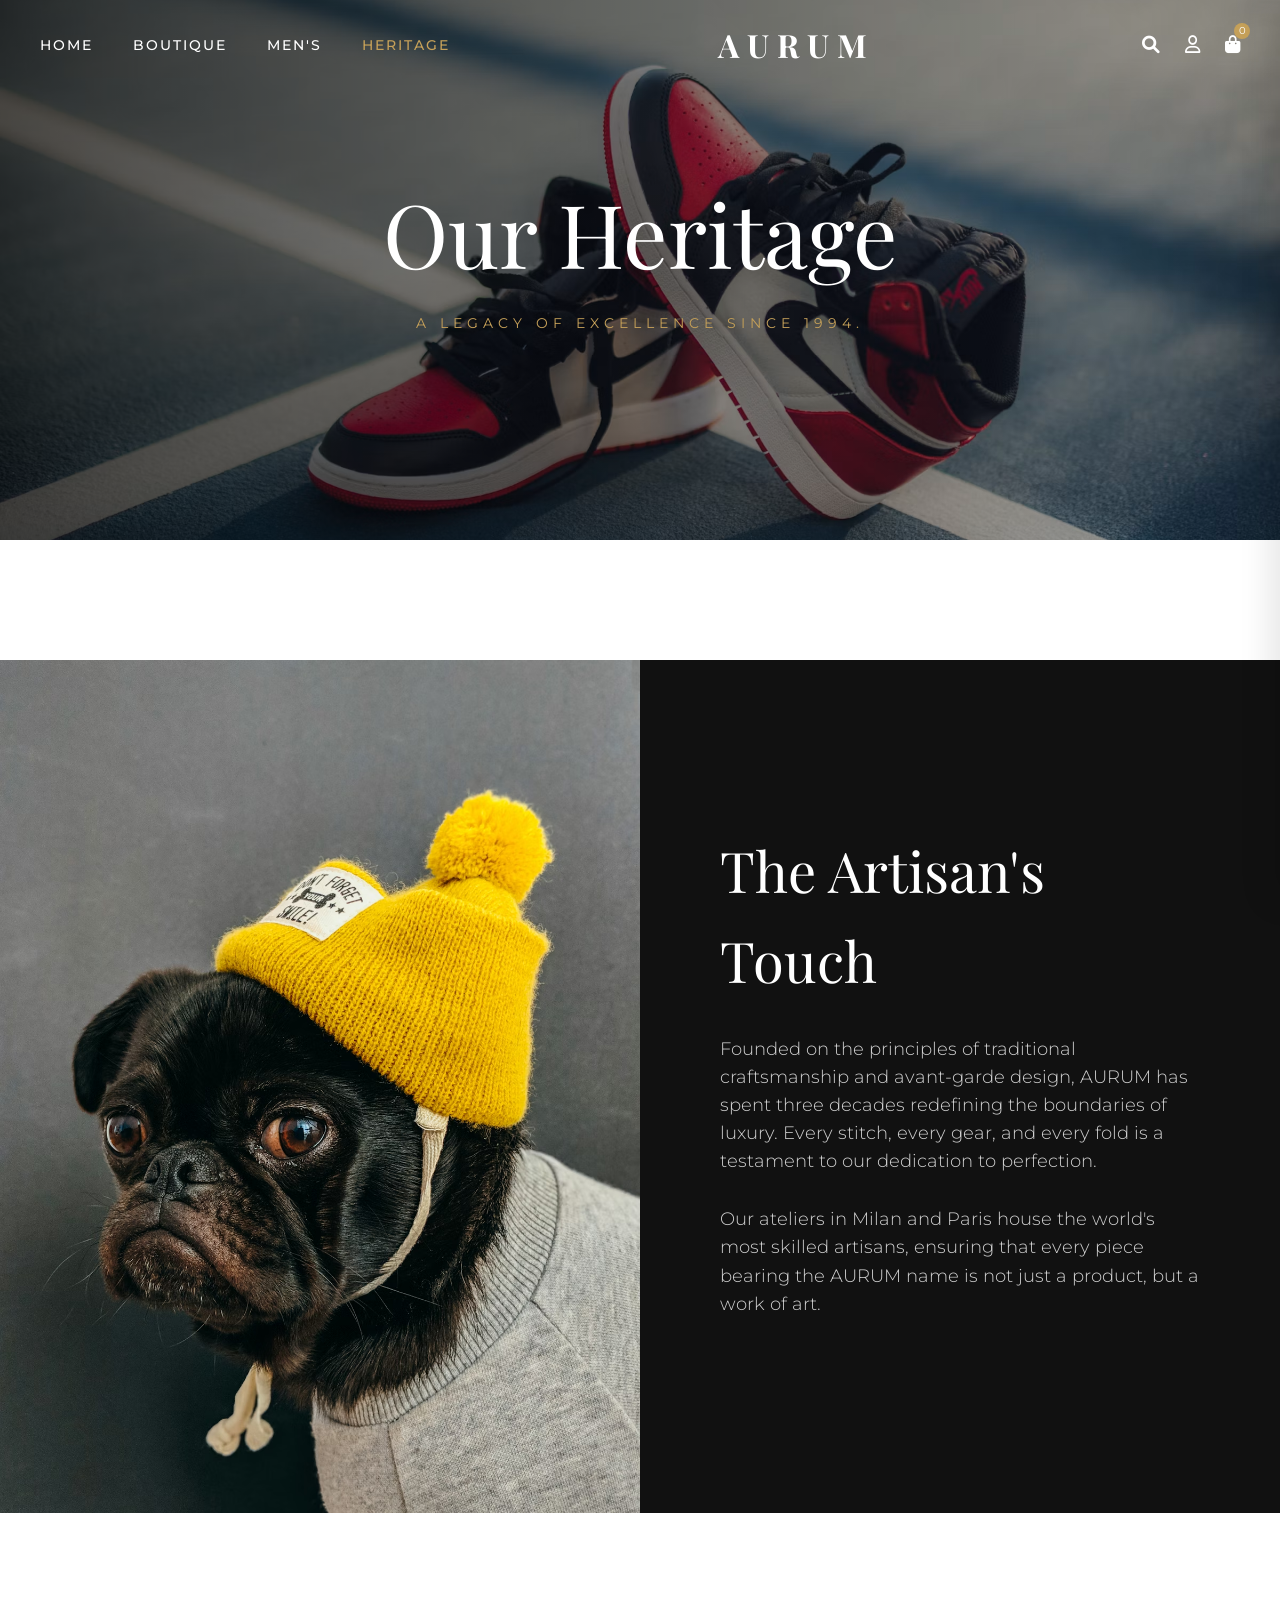
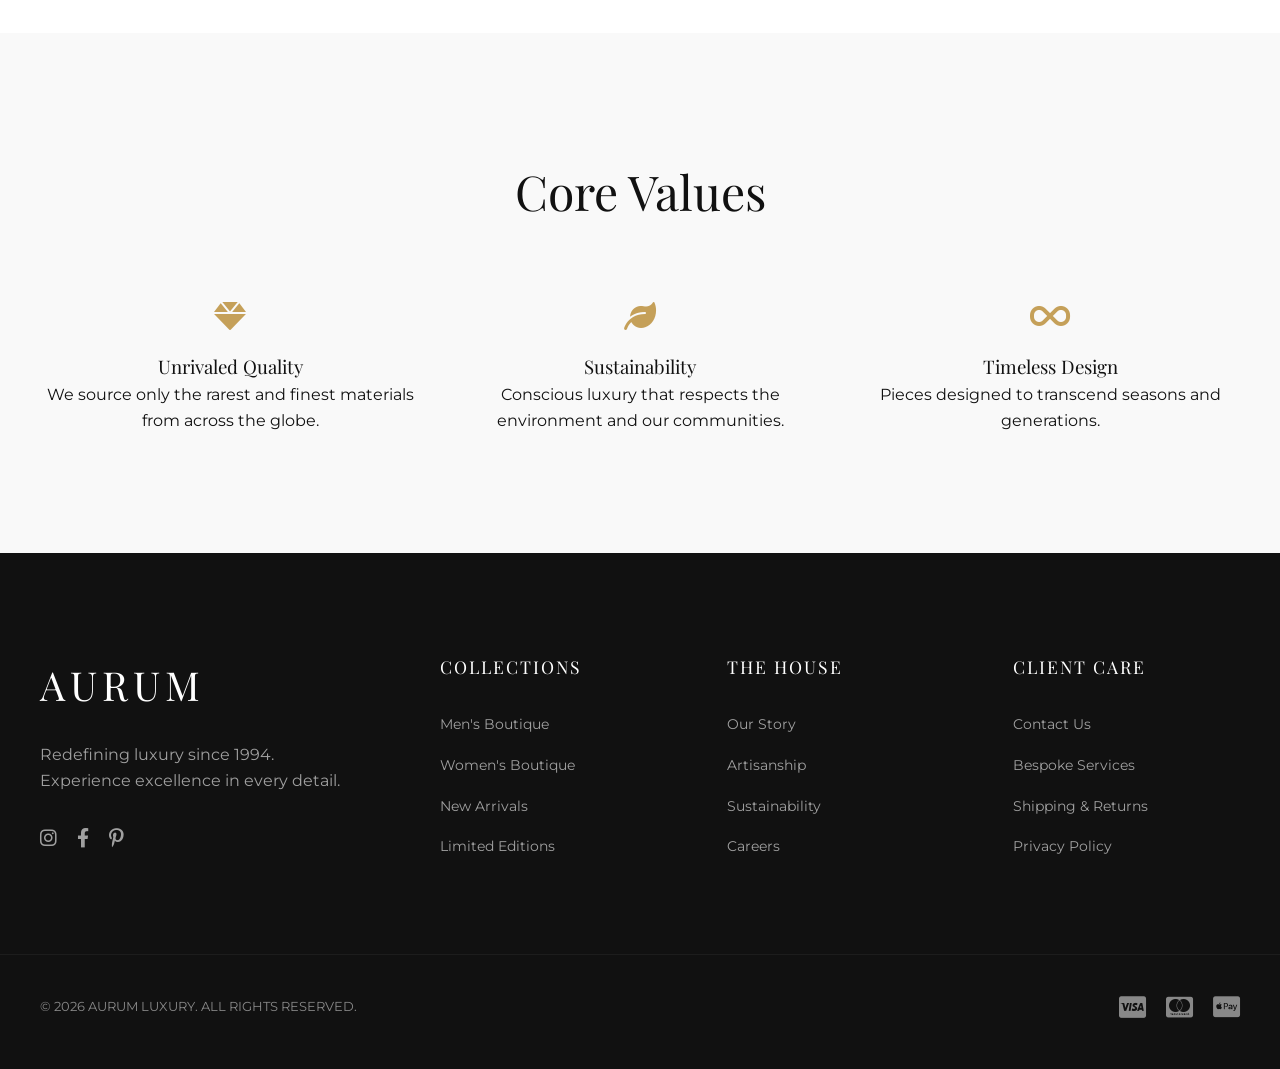
<file: luxury-about.html>
<!DOCTYPE html>
<html lang="en">
<head>
    <meta charset="UTF-8">
    <meta name="viewport" content="width=device-width, initial-scale=1.0">
    <title>Heritage | Our Story - AURUM Luxury</title>
    <link rel="icon" href="./images/logos.png">
    <link rel="stylesheet" href="luxury-shop.css">
    <link rel="stylesheet" href="luxury-cart-drawer.css">
    <link href="https://fonts.googleapis.com/css2?family=Montserrat:wght@300;400;500;600&family=Playfair+Display:ital,wght@0,400;0,700;1,400&display=swap" rel="stylesheet">
    <link rel="stylesheet" href="https://cdnjs.cloudflare.com/ajax/libs/font-awesome/6.0.0/css/all.min.css">
    <link href="https://unpkg.com/aos@2.3.1/dist/aos.css" rel="stylesheet">
</head>
<body>
    <div class="preloader">
        <div class="loader-content">
            <h1 class="logo-text">AURUM</h1>
            <div class="loader-bar"></div>
        </div>
    </div>

    <header class="navbar scrolled">
        <div class="container nav-container">
            <div class="menu-toggle" id="mobile-menu">
                <span></span>
                <span></span>
            </div>
            
            <nav class="nav-menu">
                <ul class="nav-list">
                    <li><a href="index.html" class="nav-link">Home</a></li>
                    <li><a href="luxury-boutique.html" class="nav-link">Boutique</a></li>
                    <li><a href="luxury-mens.html" class="nav-link">Men's</a></li>
                    <li><a href="luxury-about.html" class="nav-link active">Heritage</a></li>
                </ul>
            </nav>

            <div class="nav-logo">
                <a href="index.html">AURUM</a>
            </div>

            <div class="nav-icons">
                <a href="#" class="nav-icon" id="search-trigger"><i class="fa-solid fa-magnifying-glass"></i></a>
                <a href="#" class="nav-icon" id="user-trigger"><i class="fa-regular fa-user"></i></a>
                <a href="#" class="nav-icon cart-trigger">
                    <i class="fa-solid fa-bag-shopping"></i>
                    <span class="cart-count">0</span>
                </a>
            </div>
        </div>
    </header>

    <main>
        <section class="about-hero hero" style="background-image: url('./images/shoes-black.avif'); height: 60vh;">
            <div class="hero-overlay"></div>
            <div class="hero-content container text-center">
                <h1 class="hero-title" data-aos="fade-up">Our Heritage</h1>
                <p class="hero-subtitle" data-aos="fade-up" data-aos-delay="200">A legacy of excellence since 1994.</p>
            </div>
        </section>

        <section class="story container section-padding">
            <div class="promo-grid">
                <div class="promo-image" data-aos="fade-right">
                    <img src="./images/black-dog.avif" alt="Artisan">
                </div>
                <div class="promo-text" data-aos="fade-left">
                    <div class="promo-inner">
                        <h2 class="promo-title">The Artisan's Touch</h2>
                        <p>Founded on the principles of traditional craftsmanship and avant-garde design, AURUM has spent three decades redefining the boundaries of luxury. Every stitch, every gear, and every fold is a testament to our dedication to perfection.</p>
                        <p>Our ateliers in Milan and Paris house the world's most skilled artisans, ensuring that every piece bearing the AURUM name is not just a product, but a work of art.</p>
                    </div>
                </div>
            </div>
        </section>

        <section class="values bg-light section-padding">
            <div class="container text-center">
                <div class="section-header" data-aos="fade-up">
                    <h2 class="section-title">Core Values</h2>
                </div>
                <div class="collections-grid">
                    <div class="value-item" data-aos="fade-up">
                        <i class="fa-solid fa-gem" style="font-size: 2rem; color: var(--gold); margin-bottom: 20px;"></i>
                        <h3>Unrivaled Quality</h3>
                        <p>We source only the rarest and finest materials from across the globe.</p>
                    </div>
                    <div class="value-item" data-aos="fade-up" data-aos-delay="200">
                        <i class="fa-solid fa-leaf" style="font-size: 2rem; color: var(--gold); margin-bottom: 20px;"></i>
                        <h3>Sustainability</h3>
                        <p>Conscious luxury that respects the environment and our communities.</p>
                    </div>
                    <div class="value-item" data-aos="fade-up" data-aos-delay="400">
                        <i class="fa-solid fa-infinity" style="font-size: 2rem; color: var(--gold); margin-bottom: 20px;"></i>
                        <h3>Timeless Design</h3>
                        <p>Pieces designed to transcend seasons and generations.</p>
                    </div>
                </div>
            </div>
        </section>
    </main>

    <footer class="footer">
        <div class="container footer-grid">
            <div class="footer-brand">
                <h2 class="logo-text">AURUM</h2>
                <p>Redefining luxury since 1994. Experience excellence in every detail.</p>
                <div class="footer-social">
                    <a href="#"><i class="fa-brands fa-instagram"></i></a>
                    <a href="#"><i class="fa-brands fa-facebook-f"></i></a>
                    <a href="#"><i class="fa-brands fa-pinterest-p"></i></a>
                    <a href="#"><i class="fa-brands fa-x-twitter"></i></a>
                </div>
            </div>
            
            <div class="footer-links">
                <h4>Collections</h4>
                <ul>
                    <li><a href="luxury-boutique.html">Men's Boutique</a></li>
                    <li><a href="luxury-boutique.html">Women's Boutique</a></li>
                    <li><a href="luxury-boutique.html">New Arrivals</a></li>
                    <li><a href="luxury-boutique.html">Limited Editions</a></li>
                </ul>
            </div>

            <div class="footer-links">
                <h4>The House</h4>
                <ul>
                    <li><a href="luxury-about.html">Our Story</a></li>
                    <li><a href="#">Artisanship</a></li>
                    <li><a href="#">Sustainability</a></li>
                    <li><a href="#">Careers</a></li>
                </ul>
            </div>

            <div class="footer-links">
                <h4>Client Care</h4>
                <ul>
                    <li><a href="#">Contact Us</a></li>
                    <li><a href="#">Bespoke Services</a></li>
                    <li><a href="#">Shipping & Returns</a></li>
                    <li><a href="#">Privacy Policy</a></li>
                </ul>
            </div>
        </div>
        <div class="footer-bottom container">
            <p>&copy; 2026 AURUM LUXURY. ALL RIGHTS RESERVED.</p>
            <div class="payment-icons">
                <i class="fa-brands fa-cc-visa"></i>
                <i class="fa-brands fa-cc-mastercard"></i>
                <i class="fa-brands fa-cc-apple-pay"></i>
            </div>
        </div>
    </footer>

    <div class="cart-overlay"></div>
    <div class="cart-drawer">
        <div class="cart-header">
            <h2>Your Bag</h2>
            <button class="cart-close"><i class="fa-solid fa-xmark"></i></button>
        </div>
        <div class="cart-items" id="cart-items-container">
            <div class="empty-cart-msg">Your bag is currently empty.</div>
        </div>
        <div class="cart-footer">
            <div class="cart-total">
                <span>Subtotal</span>
                <span id="cart-total-amount">$0</span>
            </div>
            <a href="#" class="btn btn-dark checkout-btn">Proceed to Checkout</a>
        </div>
    </div>

    <div class="modal-overlay" id="user-modal">
        <div class="modal-container">
            <button class="modal-close"><i class="fa-solid fa-xmark"></i></button>
            <div class="user-modal-content" id="user-modal-main">
                <div id="login-view">
                    <div class="auth-tabs">
                        <button class="auth-tab active" onclick="switchAuthTab('login')">Login</button>
                        <button class="auth-tab" onclick="switchAuthTab('register')">Register</button>
                    </div>
                    <form class="auth-form" id="login-form">
                        <div class="form-group"><input type="email" id="login-email" placeholder="Email Address" required></div>
                        <div class="form-group"><input type="password" id="login-password" placeholder="Password" required></div>
                        <button type="submit" class="btn btn-dark">Sign In</button>
                    </form>
                </div>
                <div id="profile-view" style="display: none;">
                    <h2>Welcome Back</h2>
                    <p id="user-display-email" style="text-align: center; color: var(--gold); margin-bottom: 30px;"></p>
                    <div class="profile-actions" style="display: flex; flex-direction: column; gap: 15px;">
                        <button class="btn btn-outline" style="color: var(--black); border-color: #ddd;" onclick="showChangePassword()">Change Password</button>
                        <button class="btn btn-dark" id="logout-btn">Log Out</button>
                    </div>
                </div>
                <div id="password-view" style="display: none;">
                    <h2>Change Password</h2>
                    <form class="auth-form" id="change-pass-form">
                        <div class="form-group"><input type="password" id="new-password" placeholder="New Password" required></div>
                        <div class="form-group"><input type="password" id="confirm-password" placeholder="Confirm New Password" required></div>
                        <button type="submit" class="btn btn-dark">Update Password</button>
                        <button type="button" class="btn btn-outline" style="color: var(--black); border-color: #ddd; margin-top: 10px;" onclick="showProfile()">Back</button>
                    </form>
                </div>
            </div>
        </div>
    </div>

    <div class="modal-overlay" id="search-modal">
        <div class="modal-container">
            <button class="modal-close"><i class="fa-solid fa-xmark"></i></button>
            <div class="search-modal-content">
                <h2>Search Our Collections</h2>
                <div class="search-input-group">
                    <input type="text" id="global-search-input" placeholder="What are you looking for?">
                    <button class="btn-icon"><i class="fa-solid fa-magnifying-glass"></i></button>
                </div>
            </div>
        </div>
    </div>

    <script src="https://unpkg.com/aos@2.3.1/dist/aos.js"></script>
    <script src="luxury-shop.js"></script>
</body>
</html>
</file>
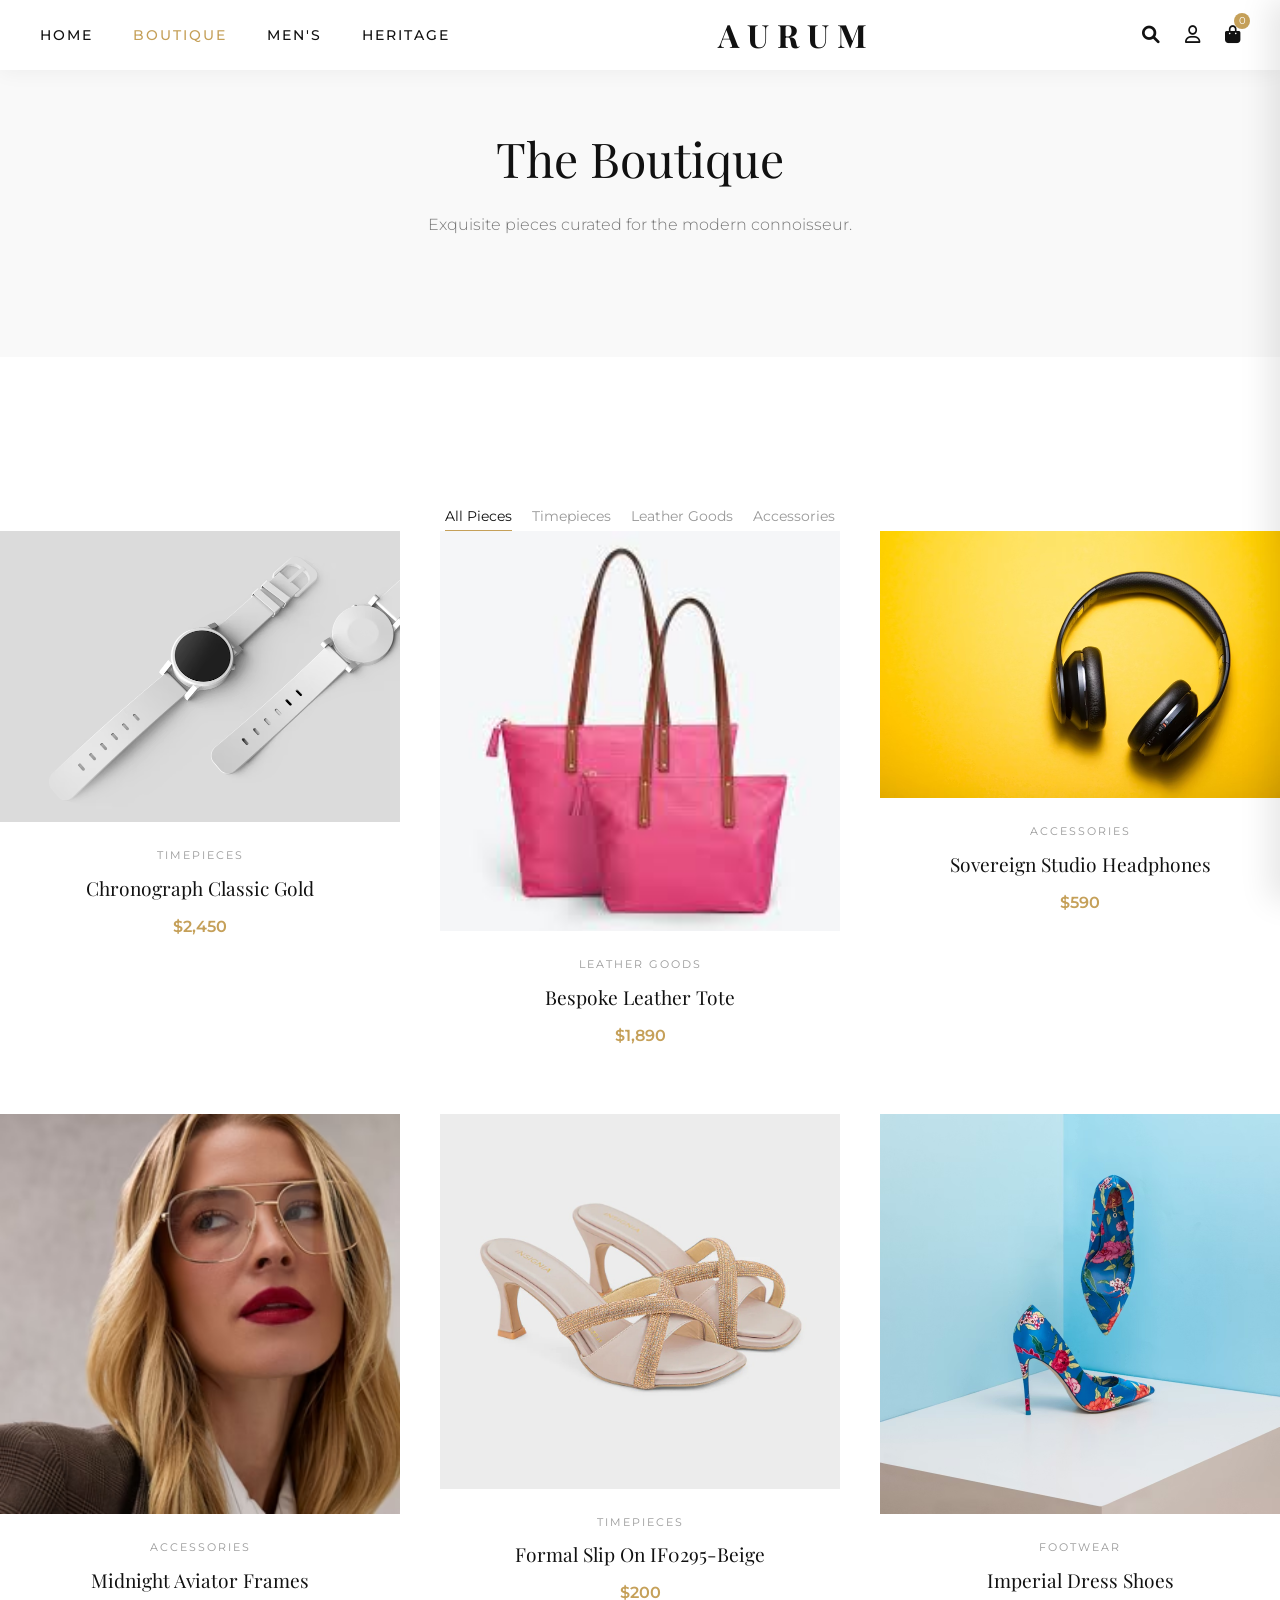
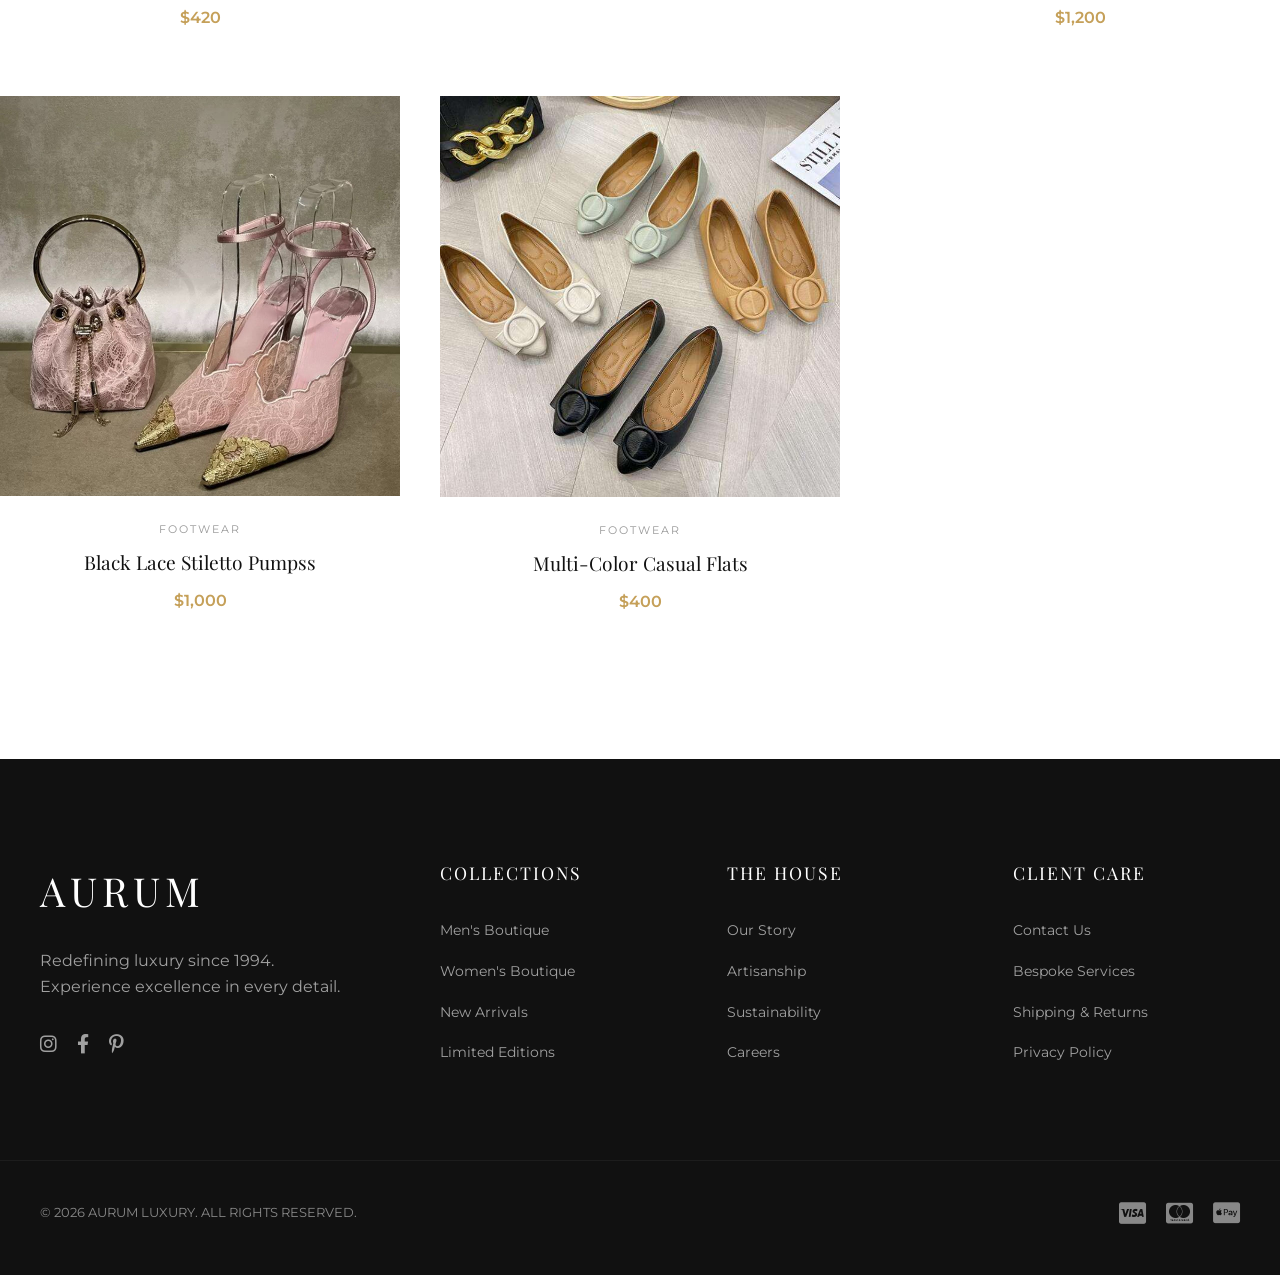
<file: luxury-boutique.html>
<!DOCTYPE html>
<html lang="en">
<head>
    <meta charset="UTF-8">
    <meta name="viewport" content="width=device-width, initial-scale=1.0">
    <title>Boutique | AURUM Luxury Collections</title>
    <link rel="icon" href="./images/logos.png">
    <link rel="stylesheet" href="luxury-shop.css">
    <link rel="stylesheet" href="luxury-cart-drawer.css">
    <link href="https://fonts.googleapis.com/css2?family=Montserrat:wght@300;400;500;600&family=Playfair+Display:ital,wght@0,400;0,700;1,400&display=swap" rel="stylesheet">
    <link rel="stylesheet" href="https://cdnjs.cloudflare.com/ajax/libs/font-awesome/6.0.0/css/all.min.css">
    <link href="https://unpkg.com/aos@2.3.1/dist/aos.css" rel="stylesheet">
</head>
<body>
    <div class="preloader">
        <div class="loader-content">
            <h1 class="logo-text">AURUM</h1>
            <div class="loader-bar"></div>
        </div>
    </div>

    <header class="navbar scrolled">  
        <div class="container nav-container">
            <div class="menu-toggle" id="mobile-menu">
                <span></span>
                <span></span>
            </div>
            
            <nav class="nav-menu">
                <ul class="nav-list">
                    <li><a href="index.html" class="nav-link">Home</a></li>
                    <li><a href="luxury-boutique.html" class="nav-link active">Boutique</a></li>
                    <li><a href="luxury-mens.html" class="nav-link">Men's</a></li>
                    <li><a href="luxury-about.html" class="nav-link">Heritage</a></li>
                </ul>
            </nav>

            <div class="nav-logo">
                <a href="index.html">AURUM</a>
            </div>

            <div class="nav-icons">
                <a href="#" class="nav-icon" id="search-trigger"><i class="fa-solid fa-magnifying-glass"></i></a>
                <a href="#" class="nav-icon" id="user-trigger"><i class="fa-regular fa-user"></i></a>
                <a href="#" class="nav-icon cart-trigger">
                    <i class="fa-solid fa-bag-shopping"></i>
                    <span class="cart-count">0</span>
                </a>
            </div>
        </div>
    </header>

    <main>
        <section class="page-header section-padding bg-light">
            <div class="container text-center">
                <h1 class="section-title" data-aos="fade-up">The Boutique</h1>
                <p class="section-subtitle" data-aos="fade-up" data-aos-delay="200">Exquisite pieces curated for the modern connoisseur.</p>
            </div>
        </section>

        <section class="boutique-products container section-padding">
            <div class="filter-bar" data-aos="fade-up">
                <div class="filter-btns">
                    <button class="filter-btn active">All Pieces</button>
                    <button class="filter-btn">Timepieces</button>
                    <button class="filter-btn">Leather Goods</button>
                    <button class="filter-btn">Accessories</button>
                </div>
            </div>

            <div class="products-grid">
                <div class="product-item" data-aos="fade-up">
                    <div class="product-img-wrapper">
                        <img src="./images/female-watch.avif" alt="Product 1">
                        <div class="product-actions">
                            <button class="action-btn"><i class="fa-regular fa-heart"></i></button>
                            <button class="action-btn add-to-cart">Add to Bag</button>
                        </div>
                    </div>
                    <div class="product-info">
                        <span class="product-cat">Timepieces</span>
                        <h3 class="product-name">Chronograph Classic Gold</h3>
                        <span class="product-price">$2,450</span>
                    </div>
                </div>

                <div class="product-item" data-aos="fade-up" data-aos-delay="100">
                    <div class="product-img-wrapper">
                        <img src="./images/pink-shoulder-bag.jpg" alt="Product 2">
                        <div class="product-actions">
                            <button class="action-btn"><i class="fa-regular fa-heart"></i></button>
                            <button class="action-btn add-to-cart">Add to Bag</button>
                        </div>
                    </div>
                    <div class="product-info">
                        <span class="product-cat">Leather Goods</span>
                        <h3 class="product-name">Bespoke Leather Tote</h3>
                        <span class="product-price">$1,890</span>
                    </div>
                </div>

                <div class="product-item" data-aos="fade-up" data-aos-delay="200">
                    <div class="product-img-wrapper">
                        <img src="./images/headphones.avif" alt="Product 3">
                        <div class="product-actions">
                            <button class="action-btn"><i class="fa-regular fa-heart"></i></button>
                            <button class="action-btn add-to-cart">Add to Bag</button>
                        </div>
                    </div>
                    <div class="product-info">
                        <span class="product-cat">Accessories</span>
                        <h3 class="product-name">Sovereign Studio Headphones</h3>
                        <span class="product-price">$590</span>
                    </div>
                </div>

                <div class="product-item" data-aos="fade-up" data-aos-delay="300">
                    <div class="product-img-wrapper">
                        <img src="./images/eyeglasses.avif" alt="Product 4">
                        <div class="product-actions">
                            <button class="action-btn"><i class="fa-regular fa-heart"></i></button>
                            <button class="action-btn add-to-cart">Add to Bag</button>
                        </div>
                    </div>
                    <div class="product-info">
                        <span class="product-cat">Accessories</span>
                        <h3 class="product-name">Midnight Aviator Frames</h3>
                        <span class="product-price">$420</span>
                    </div>
                </div>

                <div class="product-item" data-aos="fade-up">
                    <div class="product-img-wrapper">
                        <img src="./images/female-slips.jpg" alt="Product 5">
                        <div class="product-actions">
                            <button class="action-btn"><i class="fa-regular fa-heart"></i></button>
                            <button class="action-btn add-to-cart">Add to Bag</button>
                        </div>
                    </div>
                    <div class="product-info">
                        <span class="product-cat">Timepieces</span>
                        <h3 class="product-name">Formal Slip On IF0295-Beige</h3>
                        <span class="product-price">$200</span>
                    </div>
                </div>

                <div class="product-item" data-aos="fade-up" data-aos-delay="100">
                    <div class="product-img-wrapper">
                        <img src="./images/shoes.avif" alt="Product 6">
                        <div class="product-actions">
                            <button class="action-btn"><i class="fa-regular fa-heart"></i></button>
                            <button class="action-btn add-to-cart">Add to Bag</button>
                        </div>
                    </div>
                    <div class="product-info">
                        <span class="product-cat">Footwear</span>
                        <h3 class="product-name">Imperial Dress Shoes</h3>
                        <span class="product-price">$1,200</span>
                    </div>
                </div>
                <div class="product-item" data-aos="fade-up" data-aos-delay="100">
                    <div class="product-img-wrapper">
                        <img src="./images/heels.jpg" alt="Product 6">
                        <div class="product-actions">
                            <button class="action-btn"><i class="fa-regular fa-heart"></i></button>
                            <button class="action-btn add-to-cart">Add to Bag</button>
                        </div>
                    </div>
                    <div class="product-info">
                        <span class="product-cat">Footwear</span>
                        <h3 class="product-name">Black Lace Stiletto Pumpss</h3>
                        <span class="product-price">$1,000</span>
                    </div>
                </div>
                <div class="product-item" data-aos="fade-up" data-aos-delay="100">
                    <div class="product-img-wrapper">
                        <img src="./images/woman-shoes.jpg" alt="Product 6">
                        <div class="product-actions">
                            <button class="action-btn"><i class="fa-regular fa-heart"></i></button>
                            <button class="action-btn add-to-cart">Add to Bag</button>
                        </div>
                    </div>
                    <div class="product-info">
                        <span class="product-cat">Footwear</span>
                        <h3 class="product-name">Multi-Color Casual Flats</h3>
                        <span class="product-price">$400</span>
                    </div>
                </div>
            </div>
        </section>
    </main>

    <footer class="footer">
        <div class="container footer-grid">
            <div class="footer-brand">
                <h2 class="logo-text">AURUM</h2>
                <p>Redefining luxury since 1994. Experience excellence in every detail.</p>
                <div class="footer-social">
                    <a href="#"><i class="fa-brands fa-instagram"></i></a>
                    <a href="#"><i class="fa-brands fa-facebook-f"></i></a>
                    <a href="#"><i class="fa-brands fa-pinterest-p"></i></a>
                    <a href="#"><i class="fa-brands fa-x-twitter"></i></a>
                </div>
            </div>
            
            <div class="footer-links">
                <h4>Collections</h4>
                <ul>
                    <li><a href="#">Men's Boutique</a></li>
                    <li><a href="#">Women's Boutique</a></li>
                    <li><a href="#">New Arrivals</a></li>
                    <li><a href="#">Limited Editions</a></li>
                </ul>
            </div>

            <div class="footer-links">
                <h4>The House</h4>
                <ul>
                    <li><a href="luxury-about.html">Our Story</a></li>
                    <li><a href="#">Artisanship</a></li>
                    <li><a href="#">Sustainability</a></li>
                    <li><a href="#">Careers</a></li>
                </ul>
            </div>

            <div class="footer-links">
                <h4>Client Care</h4>
                <ul>
                    <li><a href="#">Contact Us</a></li>
                    <li><a href="#">Bespoke Services</a></li>
                    <li><a href="#">Shipping & Returns</a></li>
                    <li><a href="#">Privacy Policy</a></li>
                </ul>
            </div>
        </div>
        <div class="footer-bottom container">
            <p>&copy; 2026 AURUM LUXURY. ALL RIGHTS RESERVED.</p>
            <div class="payment-icons">
                <i class="fa-brands fa-cc-visa"></i>
                <i class="fa-brands fa-cc-mastercard"></i>
                <i class="fa-brands fa-cc-apple-pay"></i>
            </div>
        </div>
    </footer>

    <div class="cart-overlay"></div>
    <div class="cart-drawer">
        <div class="cart-header">
            <h2>Your Bag</h2>
            <button class="cart-close"><i class="fa-solid fa-xmark"></i></button>
        </div>
        <div class="cart-items" id="cart-items-container">
            <div class="empty-cart-msg">Your bag is currently empty.</div>
        </div>
        <div class="cart-footer">
            <div class="cart-total">
                <span>Subtotal</span>
                <span id="cart-total-amount">$0</span>
            </div>
            <a href="#" class="btn btn-dark checkout-btn">Proceed to Checkout</a>
        </div>
    </div>

    <div class="modal-overlay" id="user-modal">
        <div class="modal-container">
            <button class="modal-close"><i class="fa-solid fa-xmark"></i></button>
            <div class="user-modal-content" id="user-modal-main">
                <div id="login-view">
                    <div class="auth-tabs">
                        <button class="auth-tab active" onclick="switchAuthTab('login')">Login</button>
                        <button class="auth-tab" onclick="switchAuthTab('register')">Register</button>
                    </div>
                    <form class="auth-form" id="login-form">
                        <div class="form-group">
                            <input type="email" id="login-email" placeholder="Email Address" required>
                        </div>
                        <div class="form-group">
                            <input type="password" id="login-password" placeholder="Password" required>
                        </div>
                        <button type="submit" class="btn btn-dark">Sign In</button>
                        <a href="#" style="text-align: center; font-size: 0.8rem; margin-top: 10px;">Forgot Password?</a>
                    </form>
                </div>

                <div id="profile-view" style="display: none;">
                    <h2 style="margin-bottom: 10px;">Welcome Back</h2>
                    <p id="user-display-email" style="text-align: center; color: var(--gold); margin-bottom: 30px;"></p>
                    
                    <div class="profile-actions" style="display: flex; flex-direction: column; gap: 15px;">
                        <button class="btn btn-outline" style="color: var(--black); border-color: #ddd;" onclick="showChangePassword()">Change Password</button>
                        <button class="btn btn-dark" id="logout-btn">Log Out</button>
                    </div>
                </div>

                <div id="password-view" style="display: none;">
                    <h2 style="margin-bottom: 30px;">Change Password</h2>
                    <form class="auth-form" id="change-pass-form">
                        <div class="form-group">
                            <input type="password" id="new-password" placeholder="New Password" required>
                        </div>
                        <div class="form-group">
                            <input type="password" id="confirm-password" placeholder="Confirm New Password" required>
                        </div>
                        <button type="submit" class="btn btn-dark">Update Password</button>
                        <button type="button" class="btn btn-outline" style="color: var(--black); border-color: #ddd; margin-top: 10px;" onclick="showProfile()">Back to Profile</button>
                    </form>
                </div>
            </div>
        </div>
    </div>

    <div class="modal-overlay" id="search-modal">
        <div class="modal-container">
            <button class="modal-close"><i class="fa-solid fa-xmark"></i></button>
            <div class="search-modal-content">
                <h2>Search Our Collections</h2>
                <div class="search-input-group">
                    <input type="text" id="global-search-input" placeholder="What are you looking for?">
                    <button class="btn-icon"><i class="fa-solid fa-magnifying-glass"></i></button>
                </div>
                <div id="search-results-preview" style="margin-top: 30px;"></div>
            </div>
        </div>
    </div>

    <script src="https://unpkg.com/aos@2.3.1/dist/aos.js"></script>
    <script src="luxury-shop.js"></script>
</body>
</html>
</file>
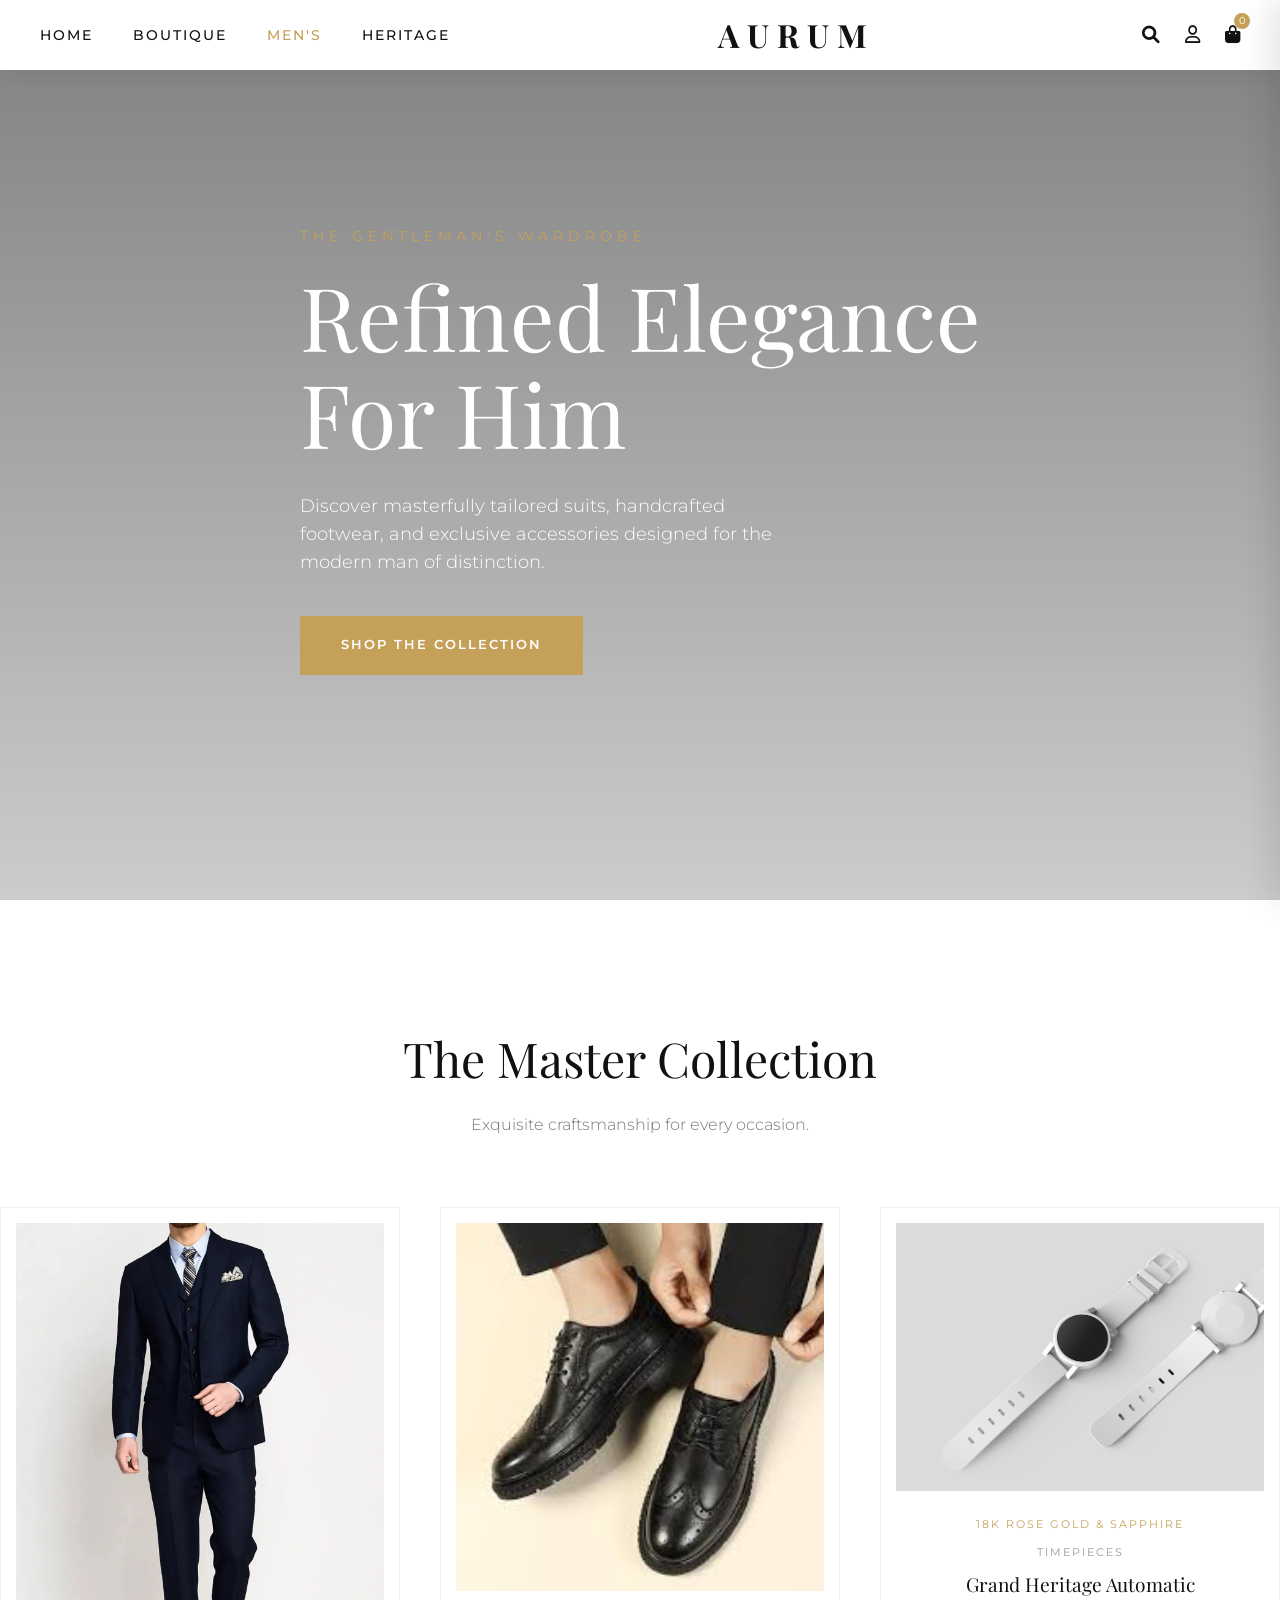
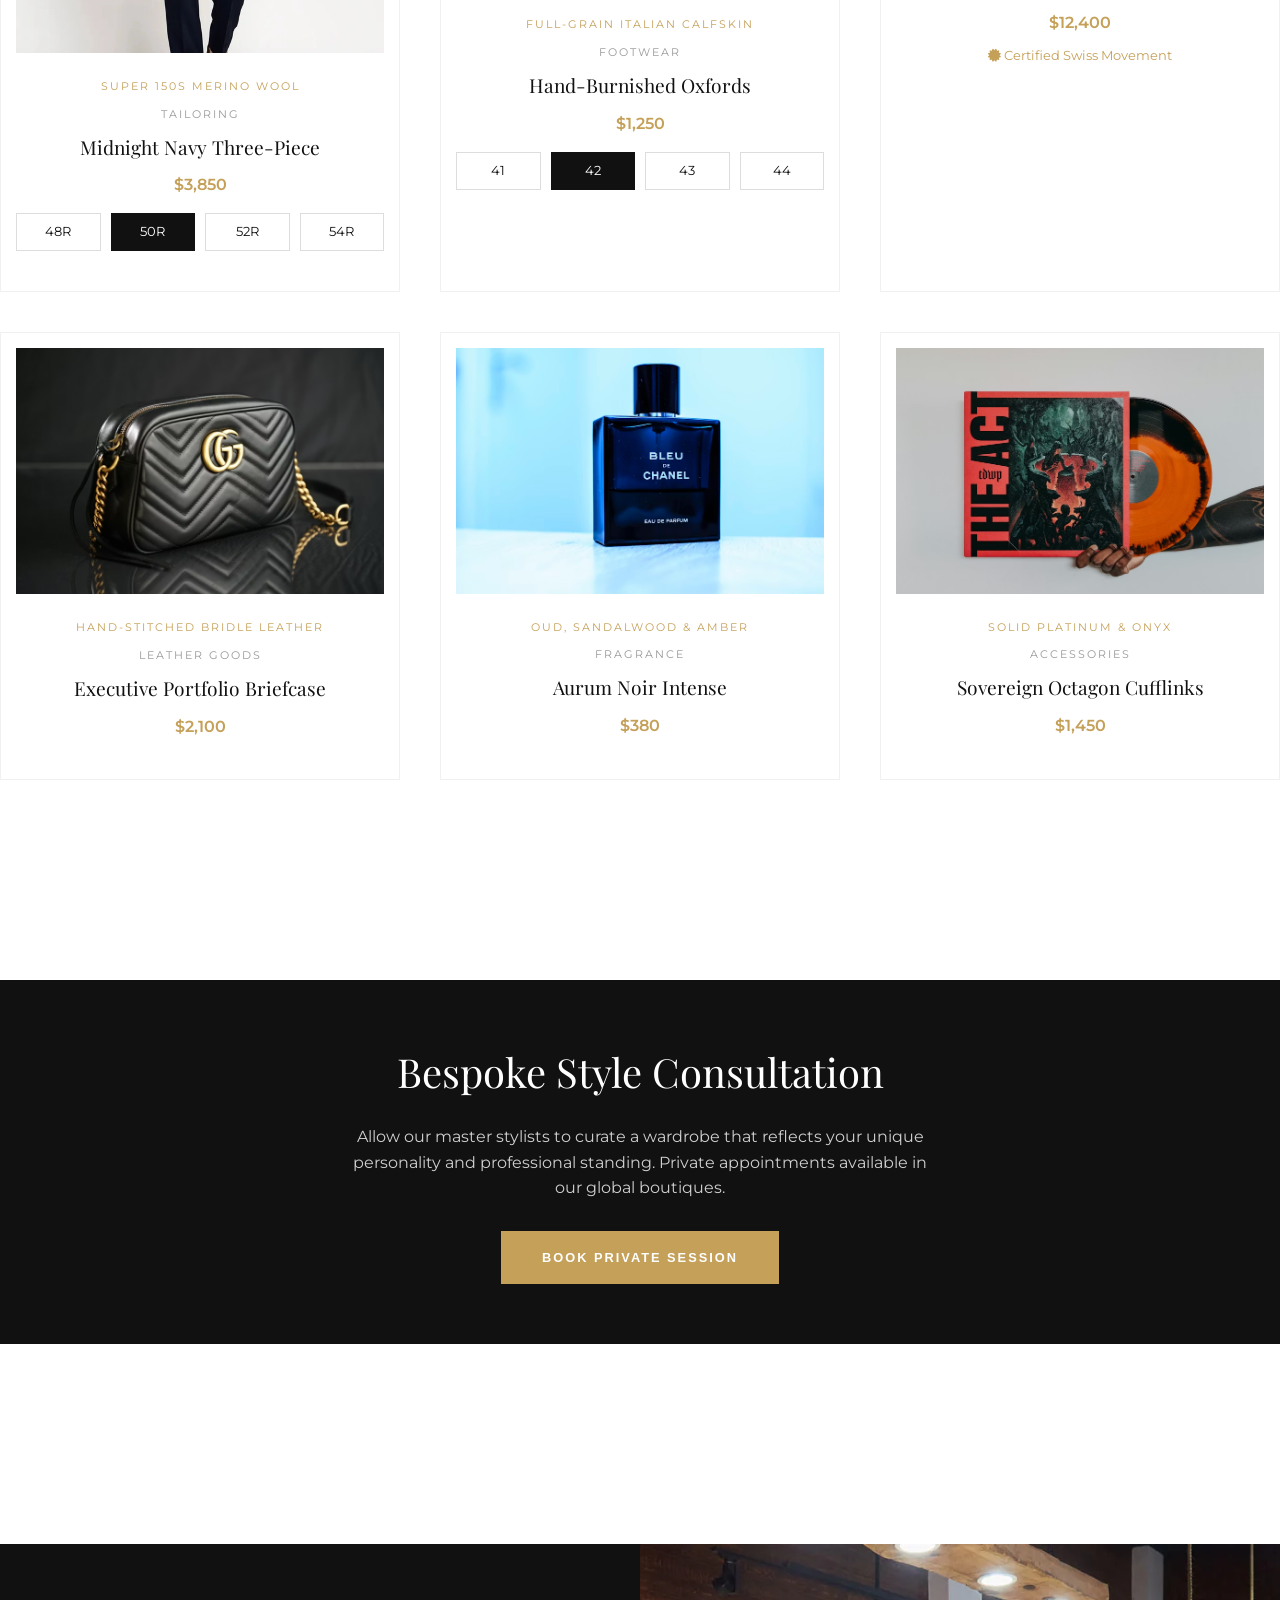
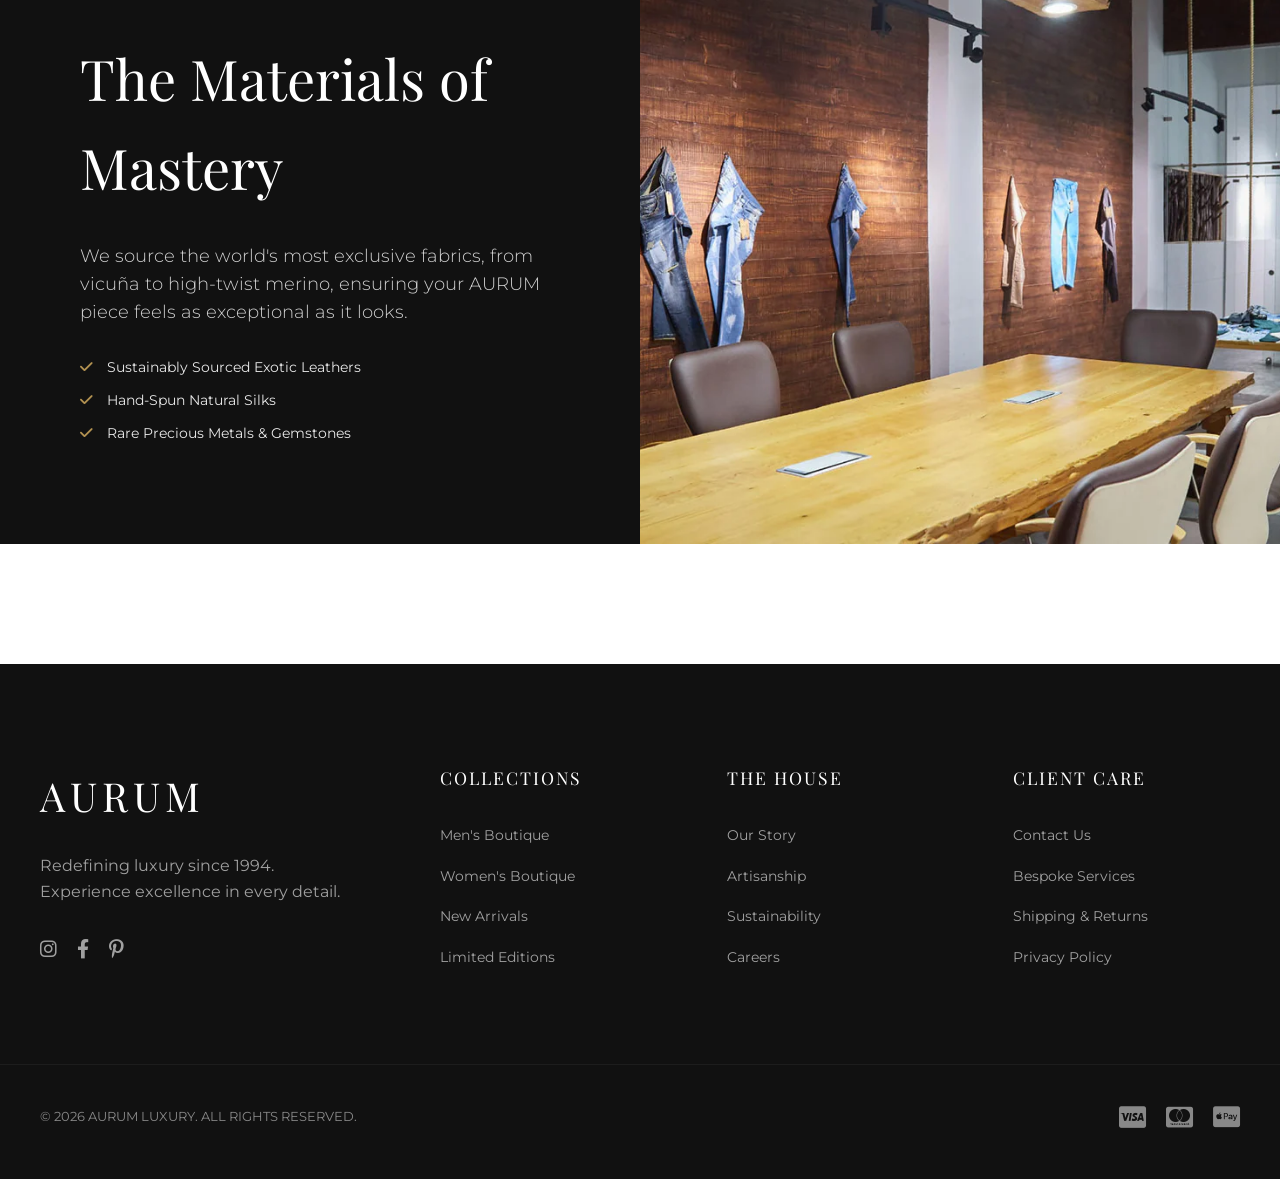
<file: luxury-mens.html>
<!DOCTYPE html>
<html lang="en">
<head>
    <meta charset="UTF-8">
    <meta name="viewport" content="width=device-width, initial-scale=1.0">
    <title>Gentlemen's Collection | AURUM Luxury Men's Fashion</title>
    <link rel="icon" href="./images/logos.png">
    <link rel="stylesheet" href="luxury-men.css">
    <link rel="stylesheet" href="luxury-shop.css">
    <link rel="stylesheet" href="luxury-cart-drawer.css">
    <link href="https://fonts.googleapis.com/css2?family=Montserrat:wght@300;400;500;600&family=Playfair+Display:ital,wght@0,400;0,700;1,400&display=swap" rel="stylesheet">
    <link rel="stylesheet" href="https://cdnjs.cloudflare.com/ajax/libs/font-awesome/6.0.0/css/all.min.css">
    <link href="https://unpkg.com/aos@2.3.1/dist/aos.css" rel="stylesheet">
</head>
<body>
    <div class="preloader">
        <div class="loader-content">
            <h1 class="logo-text">AURUM</h1>
            <div class="loader-bar"></div>
        </div>
    </div>

    <header class="navbar">
        <div class="container nav-container">
            <div class="menu-toggle" id="mobile-menu"><span></span><span></span></div>
            <nav class="nav-menu">
                <ul class="nav-list">
                    <li><a href="index.html" class="nav-link">Home</a></li>
                    <li><a href="luxury-boutique.html" class="nav-link">Boutique</a></li>
                    <li><a href="luxury-mens.html" class="nav-link active">Men's</a></li>
                    <li><a href="luxury-about.html" class="nav-link">Heritage</a></li>
                </ul>
            </nav>
            <div class="nav-logo"><a href="index.html">AURUM</a></div>
            <div class="nav-icons">
                <a href="#" class="nav-icon" id="search-trigger"><i class="fa-solid fa-magnifying-glass"></i></a>
                <a href="#" class="nav-icon" id="user-trigger"><i class="fa-regular fa-user"></i></a>
                <a href="#" class="nav-icon cart-trigger"><i class="fa-solid fa-bag-shopping"></i><span class="cart-count">0</span></a>
            </div>
        </div>
    </header>

    <main>
        <section class=" mens-hero">
            <div class="container hero-floating-text">
                <span class="hero-subtitle" data-aos="fade-up">The Gentleman's Wardrobe</span>
                <h1 class="hero-title" data-aos="fade-up" data-aos-delay="200">Refined Elegance<br>For Him</h1>
                <p class="hero-description" data-aos="fade-up" data-aos-delay="400">Discover masterfully tailored suits, handcrafted footwear, and exclusive accessories designed for the modern man of distinction.</p>
                <div data-aos="fade-up" data-aos-delay="600">
                    <a href="#mens-listing" class="btn btn-gold">Shop The Collection</a>
                </div>
            </div>
        </section>

        <section id="mens-listing" class="container section-padding">
            <div class="section-header" data-aos="fade-up">
                <h2 class="section-title">The Master Collection</h2>
                <p class="section-subtitle">Exquisite craftsmanship for every occasion.</p>
            </div>

            <div class="products-grid">
                <div class="product-item mens-exclusive" data-aos="fade-up">
                    <div class="product-img-wrapper">
                        <img src="./images/bespoke-navy-suit.webp" alt="Bespoke Navy Suit">
                        <div class="product-actions">
                            <button class="action-btn add-to-cart">Add to Bag</button>
                        </div>
                    </div>
                    <div class="product-info">
                        <span class="material-tag">Super 150s Merino Wool</span>
                        <span class="product-cat">Tailoring</span>
                        <h3 class="product-name">Midnight Navy Three-Piece</h3>
                        <span class="product-price">$3,850</span>
                        <div class="size-grid">
                            <div class="size-option">48R</div>
                            <div class="size-option active">50R</div>
                            <div class="size-option">52R</div>
                            <div class="size-option">54R</div>
                        </div>
                    </div>
                </div>

                <div class="product-item mens-exclusive" data-aos="fade-up" data-aos-delay="100">
                    <div class="product-img-wrapper">
                        <img src="./images/oxford-shoes.jpg" alt="Handcrafted Oxford Shoes">
                        <div class="product-actions">
                            <button class="action-btn add-to-cart">Add to Bag</button>
                        </div>
                    </div>
                    <div class="product-info">
                        <span class="material-tag">Full-Grain Italian Calfskin</span>
                        <span class="product-cat">Footwear</span>
                        <h3 class="product-name">Hand-Burnished Oxfords</h3>
                        <span class="product-price">$1,250</span>
                        <div class="size-grid">
                            <div class="size-option">41</div>
                            <div class="size-option active">42</div>
                            <div class="size-option">43</div>
                            <div class="size-option">44</div>
                        </div>
                    </div>
                </div>

                <div class="product-item mens-exclusive" data-aos="fade-up" data-aos-delay="200">
                    <div class="product-img-wrapper">
                        <img src="./images/female-watch.avif" alt="Luxury Timepiece">
                        <div class="product-actions">
                            <button class="action-btn add-to-cart">Add to Bag</button>
                        </div>
                    </div>
                    <div class="product-info">
                        <span class="material-tag">18K Rose Gold & Sapphire</span>
                        <span class="product-cat">Timepieces</span>
                        <h3 class="product-name">Grand Heritage Automatic</h3>
                        <span class="product-price">$12,400</span>
                        <p style="font-size: 0.8rem; color: var(--gold); margin-top: 10px;"><i class="fa-solid fa-certificate"></i> Certified Swiss Movement</p>
                    </div>
                </div>

                <div class="product-item mens-exclusive" data-aos="fade-up" data-aos-delay="300">
                    <div class="product-img-wrapper">
                        <img src="./images/bespoke-briefcase.avif" alt="Bespoke Briefcase">
                        <div class="product-actions">
                            <button class="action-btn add-to-cart">Add to Bag</button>
                        </div>
                    </div>
                    <div class="product-info">
                        <span class="material-tag">Hand-Stitched Bridle Leather</span>
                        <span class="product-cat">Leather Goods</span>
                        <h3 class="product-name">Executive Portfolio Briefcase</h3>
                        <span class="product-price">$2,100</span>
                    </div>
                </div>

                <div class="product-item mens-exclusive" data-aos="fade-up">
                    <div class="product-img-wrapper">
                        <img src="./images/luxury-fragrance.avif" alt="Luxury Fragrance">
                        <div class="product-actions">
                            <button class="action-btn add-to-cart">Add to Bag</button>
                        </div>
                    </div>
                    <div class="product-info">
                        <span class="material-tag">Oud, Sandalwood & Amber</span>
                        <span class="product-cat">Fragrance</span>
                        <h3 class="product-name">Aurum Noir Intense</h3>
                        <span class="product-price">$380</span>
                    </div>
                </div>

                <div class="product-item mens-exclusive" data-aos="fade-up" data-aos-delay="100">
                    <div class="product-img-wrapper">
                        <img src="./images/cufflinks.avif" alt="Cufflinks">
                        <div class="product-actions">
                            <button class="action-btn add-to-cart">Add to Bag</button>
                        </div>
                    </div>
                    <div class="product-info">
                        <span class="material-tag">Solid Platinum & Onyx</span>
                        <span class="product-cat">Accessories</span>
                        <h3 class="product-name">Sovereign Octagon Cufflinks</h3>
                        <span class="product-price">$1,450</span>
                    </div>
                </div>
            </div>
        </section>

        <section class="consultation-banner" data-aos="zoom-in">
            <div class="container consultation-content">
                <h2>Bespoke Style Consultation</h2>
                <p>Allow our master stylists to curate a wardrobe that reflects your unique personality and professional standing. Private appointments available in our global boutiques.</p>
                <button class="btn btn-gold" onclick="alert('Our stylists will contact you shortly to schedule your private consultation.')">Book Private Session</button>
            </div>
        </section>

        <section class="container section-padding">
            <div class="promo-grid">
                <div class="promo-text" data-aos="fade-right">
                    <div class="promo-inner">
                        <h2 class="promo-title">The Materials of Mastery</h2>
                        <p>We source the world's most exclusive fabrics, from vicuña to high-twist merino, ensuring your AURUM piece feels as exceptional as it looks.</p>
                        <ul style="margin-top: 20px; font-size: 0.9rem; opacity: 0.9;">
                            <li style="margin-bottom: 10px;"><i class="fa-solid fa-check" style="color: var(--gold); margin-right: 10px;"></i> Sustainably Sourced Exotic Leathers</li>
                            <li style="margin-bottom: 10px;"><i class="fa-solid fa-check" style="color: var(--gold); margin-right: 10px;"></i> Hand-Spun Natural Silks</li>
                            <li style="margin-bottom: 10px;"><i class="fa-solid fa-check" style="color: var(--gold); margin-right: 10px;"></i> Rare Precious Metals & Gemstones</li>
                        </ul>
                    </div>
                </div>
                <div class="promo-image" data-aos="fade-left">
                    <img src="./images/master-textile-design-studion.webp" alt="Textile Mastery">
                </div>
            </div>
        </section>
    </main>

        <footer class="footer">
        <div class="container footer-grid">
            <div class="footer-brand">
                <h2 class="logo-text">AURUM</h2>
                <p>Redefining luxury since 1994. Experience excellence in every detail.</p>
                <div class="footer-social">
                    <a href="#"><i class="fa-brands fa-instagram"></i></a>
                    <a href="#"><i class="fa-brands fa-facebook-f"></i></a>
                    <a href="#"><i class="fa-brands fa-pinterest-p"></i></a>
                    <a href="#"><i class="fa-brands fa-x-twitter"></i></a>
                </div>
            </div>
            
            <div class="footer-links">
                <h4>Collections</h4>
                <ul>
                    <li><a href="#">Men's Boutique</a></li>
                    <li><a href="#">Women's Boutique</a></li>
                    <li><a href="#">New Arrivals</a></li>
                    <li><a href="#">Limited Editions</a></li>
                </ul>
            </div>

            <div class="footer-links">
                <h4>The House</h4>
                <ul>
                    <li><a href="luxury-about.html">Our Story</a></li>
                    <li><a href="#">Artisanship</a></li>
                    <li><a href="#">Sustainability</a></li>
                    <li><a href="#">Careers</a></li>
                </ul>
            </div>

            <div class="footer-links">
                <h4>Client Care</h4>
                <ul>
                    <li><a href="#">Contact Us</a></li>
                    <li><a href="#">Bespoke Services</a></li>
                    <li><a href="#">Shipping & Returns</a></li>
                    <li><a href="#">Privacy Policy</a></li>
                </ul>
            </div>
        </div>
        <div class="footer-bottom container">
            <p>&copy; 2026 AURUM LUXURY. ALL RIGHTS RESERVED.</p>
            <div class="payment-icons">
                <i class="fa-brands fa-cc-visa"></i>
                <i class="fa-brands fa-cc-mastercard"></i>
                <i class="fa-brands fa-cc-apple-pay"></i>
            </div>
        </div>
    </footer>

        <div class="cart-overlay"></div>
    <div class="cart-drawer">
        <div class="cart-header">
            <h2>Your Bag</h2>
            <button class="cart-close"><i class="fa-solid fa-xmark"></i></button>
        </div>
        <div class="cart-items" id="cart-items-container">
            <div class="empty-cart-msg">Your bag is currently empty.</div>
        </div>
        <div class="cart-footer">
            <div class="cart-total">
                <span>Subtotal</span>
                <span id="cart-total-amount">$0</span>
            </div>
            <a href="#" class="btn btn-dark checkout-btn">Proceed to Checkout</a>
        </div>
    </div>

    <div class="modal-overlay" id="user-modal">
        <div class="modal-container">
            <button class="modal-close"><i class="fa-solid fa-xmark"></i></button>
            <div class="user-modal-content" id="user-modal-main">
                <div id="login-view">
                    <div class="auth-tabs">
                        <button class="auth-tab active" onclick="switchAuthTab('login')">Login</button>
                        <button class="auth-tab" onclick="switchAuthTab('register')">Register</button>
                    </div>
                    <form class="auth-form" id="login-form">
                        <div class="form-group"><input type="email" id="login-email" placeholder="Email Address" required></div>
                        <div class="form-group"><input type="password" id="login-password" placeholder="Password" required></div>
                        <button type="submit" class="btn btn-dark">Sign In</button>
                    </form>
                </div>
                <div id="profile-view" style="display: none;">
                    <h2>Welcome Back</h2>
                    <p id="user-display-email" style="text-align: center; color: var(--gold); margin-bottom: 30px;"></p>
                    <div class="profile-actions" style="display: flex; flex-direction: column; gap: 15px;">
                        <button class="btn btn-outline" style="color: var(--black); border-color: #ddd;" onclick="showChangePassword()">Change Password</button>
                        <button class="btn btn-dark" id="logout-btn">Log Out</button>
                    </div>
                </div>
                <div id="password-view" style="display: none;">
                    <h2>Change Password</h2>
                    <form class="auth-form" id="change-pass-form">
                        <div class="form-group"><input type="password" id="new-password" placeholder="New Password" required></div>
                        <div class="form-group"><input type="password" id="confirm-password" placeholder="Confirm New Password" required></div>
                        <button type="submit" class="btn btn-dark">Update Password</button>
                        <button type="button" class="btn btn-outline" style="color: var(--black); border-color: #ddd; margin-top: 10px;" onclick="showProfile()">Back</button>
                    </form>
                </div>
            </div>
        </div>
    </div>

    <div class="modal-overlay" id="search-modal">
        <div class="modal-container">
            <button class="modal-close"><i class="fa-solid fa-xmark"></i></button>
            <div class="search-modal-content">
                <h2>Search Our Collections</h2>
                <div class="search-input-group">
                    <input type="text" id="global-search-input" placeholder="What are you looking for?">
                    <button class="btn-icon"><i class="fa-solid fa-magnifying-glass"></i></button>
                </div>
            </div>
        </div>
    </div>

    <script src="https://unpkg.com/aos@2.3.1/dist/aos.js"></script>
    <script src="luxury-shop.js"></script>
</body>
</html>
</file>
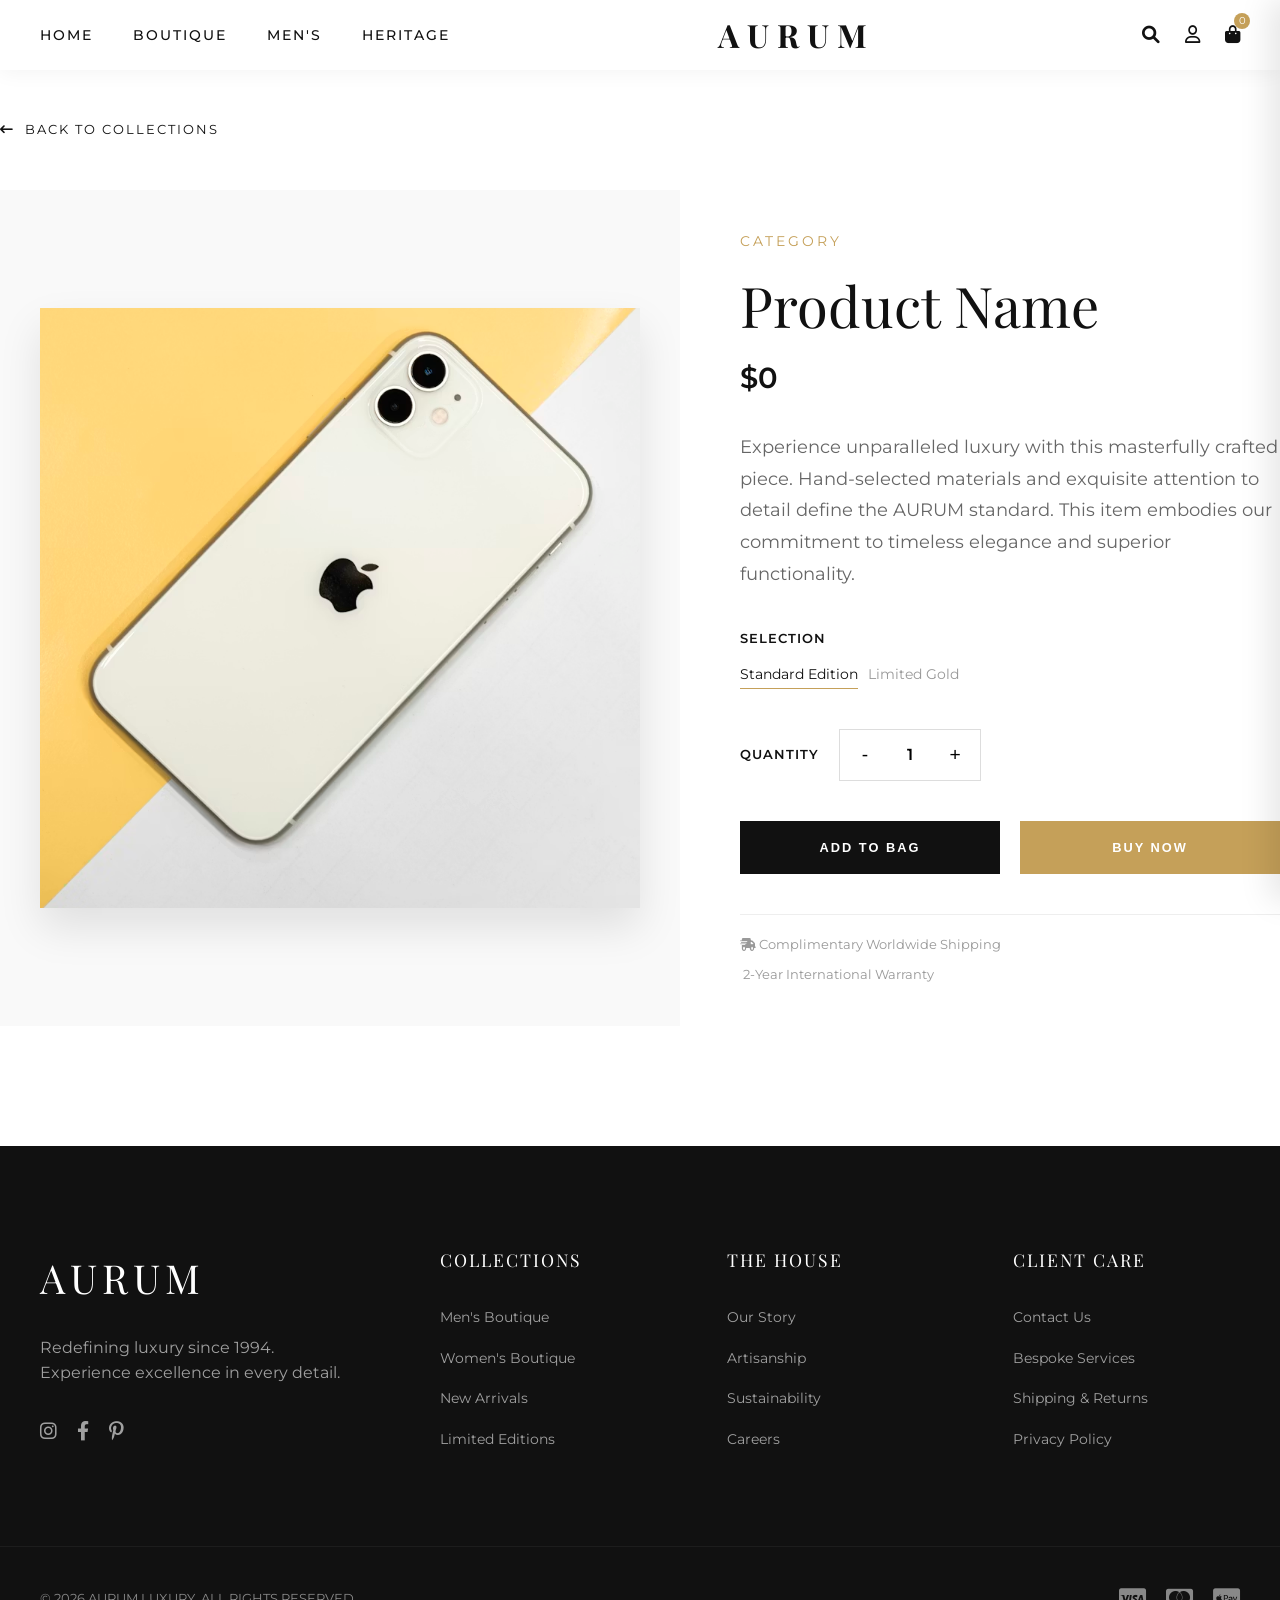
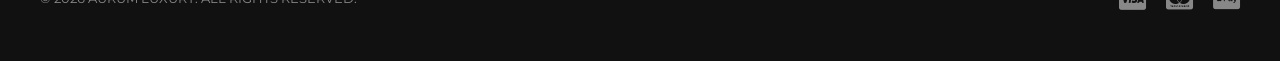
<file: luxury-product.html>
<!DOCTYPE html>
<html lang="en">
<head>
    <meta charset="UTF-8">
    <meta name="viewport" content="width=device-width, initial-scale=1.0">
    <title>Product Details | AURUM Luxury</title>
    <link rel="stylesheet" href="product.css">
    <link rel="icon" href="./images/logos.png">
    <link rel="stylesheet" href="luxury-shop.css">
    <link rel="stylesheet" href="luxury-cart-drawer.css">
    <link href="https://fonts.googleapis.com/css2?family=Montserrat:wght@300;400;500;600&family=Playfair+Display:ital,wght@0,400;0,700;1,400&display=swap" rel="stylesheet">
    <link rel="stylesheet" href="https://cdnjs.cloudflare.com/ajax/libs/font-awesome/6.0.0/css/all.min.css">
    <link href="https://unpkg.com/aos@2.3.1/dist/aos.css" rel="stylesheet">
</head>
<body>
    <div class="preloader">
        <div class="loader-content">
            <h1 class="logo-text">AURUM</h1>
            <div class="loader-bar"></div>
        </div>
    </div>

    <header class="navbar scrolled">
        <div class="container nav-container">
            <div class="menu-toggle" id="mobile-menu">
                <span></span>
                <span></span>
            </div>
            <nav class="nav-menu">
                <ul class="nav-list">
                    <li><a href="index.html" class="nav-link">Home</a></li>
                    <li><a href="luxury-boutique.html" class="nav-link">Boutique</a></li>
                    <li><a href="luxury-mens.html" class="nav-link">Men's</a></li>
                    <li><a href="luxury-about.html" class="nav-link">Heritage</a></li>
                </ul>
            </nav>
            <div class="nav-logo">
                <a href="index.html">AURUM</a>
            </div>
            <div class="nav-icons">
                <a href="#" class="nav-icon" id="search-trigger"><i class="fa-solid fa-magnifying-glass"></i></a>
                <a href="#" class="nav-icon" id="user-trigger"><i class="fa-regular fa-user"></i></a>
                <a href="#" class="nav-icon cart-trigger">
                    <i class="fa-solid fa-bag-shopping"></i>
                    <span class="cart-count">0</span>
                </a>
            </div>
        </div>
    </header>

    <main class="container section-padding">
        <a href="javascript:history.back()" class="link-arrow" style="margin-bottom: 30px;"><i class="fa-solid fa-arrow-left-long"></i> Back to Collections</a>
        
        <div class="product-detail-grid">
            <div class="detail-img" data-aos="fade-right">
                <img id="p-image" src="./images/timepieces.avif" alt="Product Image">
            </div>
            <div class="detail-info" data-aos="fade-left">
                <span class="detail-cat" id="p-cat">Category</span>
                <h1 class="detail-name" id="p-name">Product Name</h1>
                <span class="detail-price" id="p-price">$0</span>
                
                <p class="detail-desc">
                    Experience unparalleled luxury with this masterfully crafted piece. Hand-selected materials and exquisite attention to detail define the AURUM standard. This item embodies our commitment to timeless elegance and superior functionality.
                </p>

                <div class="detail-options">
                    <span class="option-label">Selection</span>
                    <div style="display: flex; gap: 10px;">
                        <button class="filter-btn active">Standard Edition</button>
                        <button class="filter-btn">Limited Gold</button>
                    </div>
                </div>

                <div class="qty-selector">
                    <span class="option-label" style="margin-bottom: 0;">Quantity</span>
                    <div class="qty-input">
                        <button id="qty-dec">-</button>
                        <input type="text" id="qty-val" value="1" readonly>
                        <button id="qty-inc">+</button>
                    </div>
                </div>

                <div class="purchase-btns">
                    <button class="btn btn-dark" id="add-to-cart-detail">Add to Bag</button>
                    <button class="btn btn-gold">Buy Now</button>
                </div>
                
                <div style="margin-top: 40px; border-top: 1px solid #eee; padding-top: 20px; font-size: 0.8rem; color: #999;">
                    <p><i class="fa-solid fa-truck-fast"></i> Complimentary Worldwide Shipping</p>
                    <p style="margin-top: 10px;"><i class="fa-solid fa-shield-halved"></i> 2-Year International Warranty</p>
                </div>
            </div>
        </div>
    </main>

        <div class="cart-overlay"></div>
    <div class="cart-drawer">
        <div class="cart-header">
            <h2>Your Bag</h2>
            <button class="cart-close"><i class="fa-solid fa-xmark"></i></button>
        </div>
        <div class="cart-items" id="cart-items-container">
            <div class="empty-cart-msg">Your bag is currently empty.</div>
        </div>
        <div class="cart-footer">
            <div class="cart-total">
                <span>Subtotal</span>
                <span id="cart-total-amount">$0</span>
            </div>
            <a href="#" class="btn btn-dark checkout-btn">Proceed to Checkout</a>
        </div>
    </div>

    <div class="modal-overlay" id="user-modal">
        <div class="modal-container">
            <button class="modal-close"><i class="fa-solid fa-xmark"></i></button>
            <div class="user-modal-content" id="user-modal-main">
                <div id="login-view">
                    <div class="auth-tabs">
                        <button class="auth-tab active" onclick="switchAuthTab('login')">Login</button>
                        <button class="auth-tab" onclick="switchAuthTab('register')">Register</button>
                    </div>
                    <form class="auth-form" id="login-form">
                        <div class="form-group"><input type="email" id="login-email" placeholder="Email Address" required></div>
                        <div class="form-group"><input type="password" id="login-password" placeholder="Password" required></div>
                        <button type="submit" class="btn btn-dark">Sign In</button>
                    </form>
                </div>
                <div id="profile-view" style="display: none;">
                    <h2>Welcome Back</h2>
                    <p id="user-display-email" style="text-align: center; color: var(--gold); margin-bottom: 30px;"></p>
                    <div class="profile-actions" style="display: flex; flex-direction: column; gap: 15px;">
                        <button class="btn btn-outline" style="color: var(--black); border-color: #ddd;" onclick="showChangePassword()">Change Password</button>
                        <button class="btn btn-dark" id="logout-btn">Log Out</button>
                    </div>
                </div>
                <div id="password-view" style="display: none;">
                    <h2>Change Password</h2>
                    <form class="auth-form" id="change-pass-form">
                        <div class="form-group"><input type="password" id="new-password" placeholder="New Password" required></div>
                        <div class="form-group"><input type="password" id="confirm-password" placeholder="Confirm New Password" required></div>
                        <button type="submit" class="btn btn-dark">Update Password</button>
                        <button type="button" class="btn btn-outline" style="color: var(--black); border-color: #ddd; margin-top: 10px;" onclick="showProfile()">Back</button>
                    </form>
                </div>
            </div>
        </div>
    </div>

    <div class="modal-overlay" id="search-modal">
        <div class="modal-container">
            <button class="modal-close"><i class="fa-solid fa-xmark"></i></button>
            <div class="search-modal-content">
                <h2>Search Our Collections</h2>
                <div class="search-input-group">
                    <input type="text" id="global-search-input" placeholder="What are you looking for?">
                    <button class="btn-icon"><i class="fa-solid fa-magnifying-glass"></i></button>
                </div>
            </div>
        </div>
    </div>
        <footer class="footer">
        <div class="container footer-grid">
            <div class="footer-brand">
                <h2 class="logo-text">AURUM</h2>
                <p>Redefining luxury since 1994. Experience excellence in every detail.</p>
                <div class="footer-social">
                    <a href="#"><i class="fa-brands fa-instagram"></i></a>
                    <a href="#"><i class="fa-brands fa-facebook-f"></i></a>
                    <a href="#"><i class="fa-brands fa-pinterest-p"></i></a>
                    <a href="#"><i class="fa-brands fa-x-twitter"></i></a>
                </div>
            </div>
            
            <div class="footer-links">
                <h4>Collections</h4>
                <ul>
                    <li><a href="luxury-boutique.html">Men's Boutique</a></li>
                    <li><a href="luxury-boutique.html">Women's Boutique</a></li>
                    <li><a href="luxury-boutique.html">New Arrivals</a></li>
                    <li><a href="luxury-boutique.html">Limited Editions</a></li>
                </ul>
            </div>

            <div class="footer-links">
                <h4>The House</h4>
                <ul>
                    <li><a href="luxury-about.html">Our Story</a></li>
                    <li><a href="luxury-about.html">Artisanship</a></li>
                    <li><a href="luxury-about.html">Sustainability</a></li>
                    <li><a href="#">Careers</a></li>
                </ul>
            </div>

            <div class="footer-links">
                <h4>Client Care</h4>
                <ul>
                    <li><a href="#">Contact Us</a></li>
                    <li><a href="#">Bespoke Services</a></li>
                    <li><a href="#">Shipping & Returns</a></li>
                    <li><a href="#">Privacy Policy</a></li>
                </ul>
            </div>
        </div>
        <div class="footer-bottom container">
            <p>&copy; 2026 AURUM LUXURY. ALL RIGHTS RESERVED.</p>
            <div class="payment-icons">
                <i class="fa-brands fa-cc-visa"></i>
                <i class="fa-brands fa-cc-mastercard"></i>
                <i class="fa-brands fa-cc-apple-pay"></i>
            </div>
        </div>
    </footer>

    <script src="https://unpkg.com/aos@2.3.1/dist/aos.js"></script>
    <script src="luxury-shop.js"></script>
    <script src="product.js"></script>
</body>
</html>
</file>
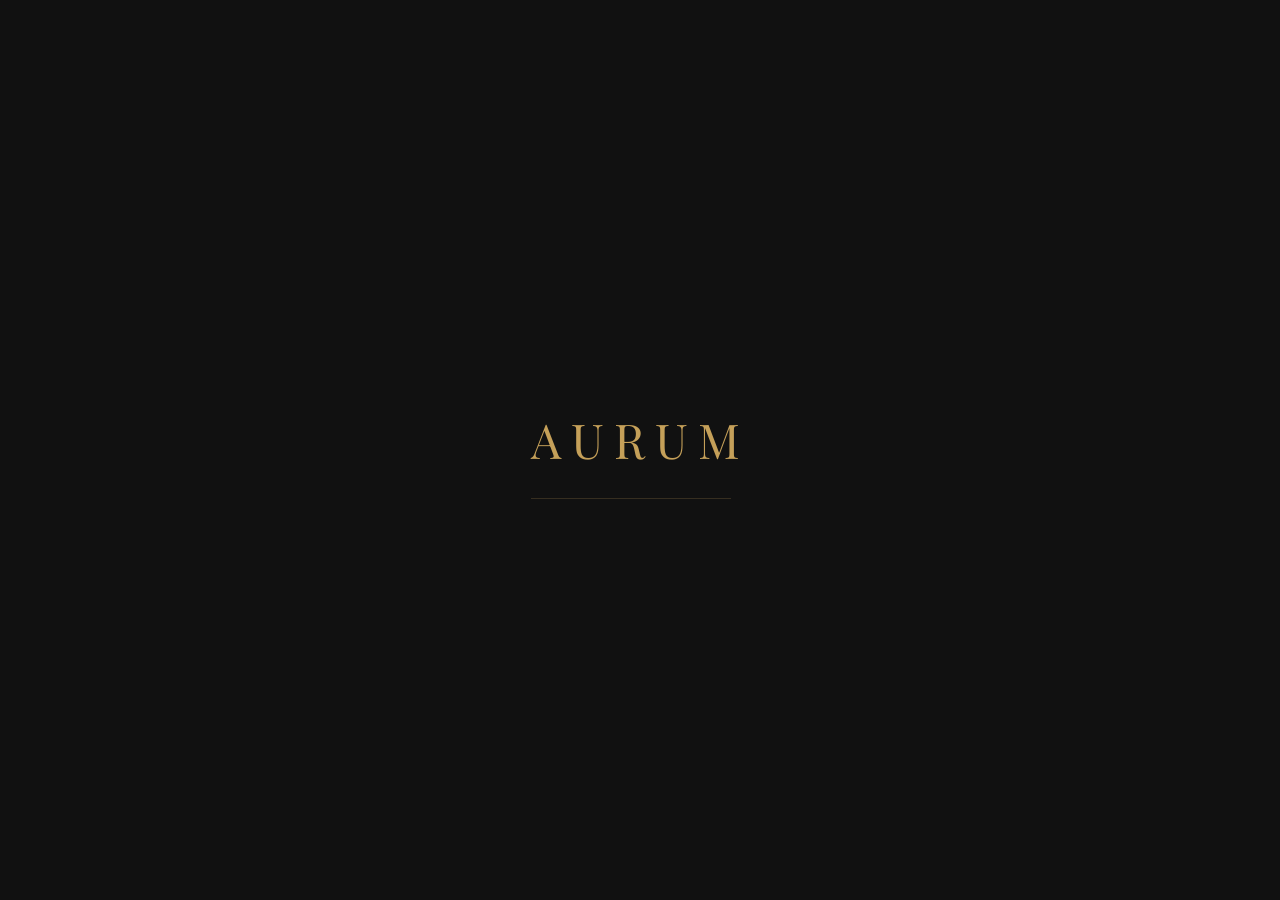
<file: search-results.html>
<!DOCTYPE html>
<html lang="en">
<head>
    <meta charset="UTF-8">
    <meta name="viewport" content="width=device-width, initial-scale=1.0">
    <title>Search Results | AURUM Luxury</title>
    <link rel="icon" href="./images/logos.png">
    <link rel="stylesheet" href="luxury-shop.css">
    <link rel="stylesheet" href="luxury-cart-drawer.css">
    <link href="https://fonts.googleapis.com/css2?family=Montserrat:wght@300;400;500;600&family=Playfair+Display:ital,wght@0,400;0,700;1,400&display=swap" rel="stylesheet">
    <link rel="stylesheet" href="https://cdnjs.cloudflare.com/ajax/libs/font-awesome/6.0.0/css/all.min.css">
    <link href="https://unpkg.com/aos@2.3.1/dist/aos.css" rel="stylesheet">
</head>
<body>
    <div class="preloader">
        <div class="loader-content">
            <h1 class="logo-text">AURUM</h1>
            <div class="loader-bar"></div>
        </div>
    </div>

    <header class="navbar scrolled">
        <div class="container nav-container">
            <div class="menu-toggle" id="mobile-menu"><span></span><span></span></div>
            <nav class="nav-menu">
                <ul class="nav-list">
                    <li><a href="index.html" class="nav-link">Home</a></li>
                    <li><a href="luxury-boutique.html" class="nav-link">Boutique</a></li>
                    <li><a href="luxury-mens.html" class="nav-link">Men's</a></li>
                    <li><a href="luxury-about.html" class="nav-link">Heritage</a></li>
                </ul>
            </nav>
            <div class="nav-logo"><a href="index.html">AURUM</a></div>
            <div class="nav-icons">
                <a href="#" class="nav-icon" id="search-trigger"><i class="fa-solid fa-magnifying-glass"></i></a>
                <a href="#" class="nav-icon" id="user-trigger"><i class="fa-regular fa-user"></i></a>
                <a href="#" class="nav-icon cart-trigger"><i class="fa-solid fa-bag-shopping"></i><span class="cart-count">0</span></a>
            </div>
        </div>
    </header>

    <main class="container section-padding">
        <div class="section-header" data-aos="fade-up">
            <h1 class="section-title">Search Results</h1>
            <p class="section-subtitle" id="search-query-display">Showing results for "..."</p>
        </div>

        <div class="products-grid" id="search-results-grid">
        </div>
        
        <div id="no-results" class="text-center" style="display: none; padding: 100px 0;">
            <h3 style="font-family: 'Montserrat', sans-serif; color: #999;">No exquisite pieces found matching your request.</h3>
            <a href="luxury-boutique.html" class="btn btn-gold mt-50">Browse Boutique</a>
        </div>
    </main>

    <footer class="footer">
        <div class="container footer-grid">
            <div class="footer-brand">
                <h2 class="logo-text">AURUM</h2>
                <p>Redefining luxury since 1994. Experience excellence in every detail.</p>
            </div>
            <div class="footer-links">
                <h4>Collections</h4>
                <ul>
                    <li><a href="luxury-boutique.html">Boutique</a></li>
                    <li><a href="index.html">Our Story</a></li>
                </ul>
            </div>
        </div>
    </footer>

    <div class="cart-overlay"></div>
    <div class="cart-drawer">
        <div class="cart-header">
            <h2>Your Bag</h2>
            <button class="cart-close"><i class="fa-solid fa-xmark"></i></button>
        </div>
        <div class="cart-items" id="cart-items-container">
            <div class="empty-cart-msg">Your bag is currently empty.</div>
        </div>
        <div class="cart-footer">
            <div class="cart-total">
                <span>Subtotal</span>
                <span id="cart-total-amount">$0</span>
            </div>
            <a href="#" class="btn btn-dark checkout-btn">Proceed to Checkout</a>
        </div>
    </div>

    <div class="modal-overlay" id="user-modal">
        <div class="modal-container">
            <button class="modal-close"><i class="fa-solid fa-xmark"></i></button>
            <div class="user-modal-content" id="user-modal-main">
                <div id="login-view">
                    <div class="auth-tabs">
                        <button class="auth-tab active" onclick="switchAuthTab('login')">Login</button>
                        <button class="auth-tab" onclick="switchAuthTab('register')">Register</button>
                    </div>
                    <form class="auth-form" id="login-form">
                        <div class="form-group"><input type="email" id="login-email" placeholder="Email Address" required></div>
                        <div class="form-group"><input type="password" id="login-password" placeholder="Password" required></div>
                        <button type="submit" class="btn btn-dark">Sign In</button>
                    </form>
                </div>
                <div id="profile-view" style="display: none;">
                    <h2>Welcome Back</h2>
                    <p id="user-display-email" style="text-align: center; color: var(--gold); margin-bottom: 30px;"></p>
                    <div class="profile-actions" style="display: flex; flex-direction: column; gap: 15px;">
                        <button class="btn btn-outline" style="color: var(--black); border-color: #ddd;" onclick="showChangePassword()">Change Password</button>
                        <button class="btn btn-dark" id="logout-btn">Log Out</button>
                    </div>
                </div>
                <div id="password-view" style="display: none;">
                    <h2>Change Password</h2>
                    <form class="auth-form" id="change-pass-form">
                        <div class="form-group"><input type="password" id="new-password" placeholder="New Password" required></div>
                        <div class="form-group"><input type="password" id="confirm-password" placeholder="Confirm New Password" required></div>
                        <button type="submit" class="btn btn-dark">Update Password</button>
                        <button type="button" class="btn btn-outline" style="color: var(--black); border-color: #ddd; margin-top: 10px;" onclick="showProfile()">Back</button>
                    </form>
                </div>
            </div>
        </div>
    </div>

    <div class="modal-overlay" id="search-modal">
        <div class="modal-container">
            <button class="modal-close"><i class="fa-solid fa-xmark"></i></button>
            <div class="search-modal-content">
                <h2>Search Our Collections</h2>
                <div class="search-input-group">
                    <input type="text" id="global-search-input" placeholder="What are you looking for?">
                    <button class="btn-icon"><i class="fa-solid fa-magnifying-glass"></i></button>
                </div>
            </div>
        </div>
    </div>

    <script src="https://unpkg.com/aos@2.3.1/dist/aos.js"></script>
    <script src="luxury-shop.js"></script>
    <script>
        document.addEventListener('DOMContentLoaded', () => {
            const params = new URLSearchParams(window.location.search);
            const query = params.get('q');
            if (query) {
                document.getElementById('search-query-display').textContent = `Showing results for "${query}"`;
                setTimeout(() => {
                    const resultsGrid = document.getElementById('search-results-grid');
                    window.location.href = `luxury-boutique.html?category=${encodeURIComponent(query)}`;
                }, 500);
            }
        });
    </script>
</body>
</html>
</file>
<file: luxury-shop.css>
:root {
    --gold: #C5A059;
    --gold-dark: #A68345;
    --black: #111111;
    --dark-grey: #222222;
    --light-grey: #F9F9F9;
    --white: #FFFFFF;
    --transition: all 0.5s cubic-bezier(0.4, 0, 0.2, 1);
    --nav-height: 90px;
}

* {
    margin: 0;
    padding: 0;
    box-sizing: border-box;
}

body {
    font-family: 'Montserrat', sans-serif;
    color: var(--black);
    background-color: var(--white);
    line-height: 1.6;
    overflow-x: hidden;
    width: 100%;
    position: relative;
}

body.loading {
    overflow: hidden;
}

h1, h2, h3, h4, .logo-text {
    font-family: 'Playfair Display', serif;
    font-weight: 400;
}

.container {
    max-width: 1400px;
    margin: 0 auto;
    padding: 0 40px;
}

a {
    text-decoration: none;
    color: inherit;
    transition: var(--transition);
}

ul {
    list-style: none;
}

img {
    width: 100%;
    display: block;
    transition: var(--transition);
}

.section-padding {
    padding: 120px 0;
}

.bg-light {
    background-color: var(--light-grey);
}

.text-center {
    text-align: center;
}

.mt-50 {
    margin-top: 50px;
}

/* --- Preloader --- */
.preloader {
    position: fixed;
    top: 0;
    left: 0;
    width: 100%;
    height: 100%;
    background: var(--black);
    display: flex;
    justify-content: center;
    align-items: center;
    z-index: 9999;
    transition: opacity 1s ease-in-out, visibility 1s;
}

.preloader.fade-out {
    opacity: 0;
    visibility: hidden;
}

.loader-content {
    text-align: center;
    color: var(--gold);
}

.loader-content .logo-text {
    font-size: 3rem;
    letter-spacing: 10px;
    margin-bottom: 20px;
}

.loader-bar {
    width: 200px;
    height: 1px;
    background: rgba(197, 160, 89, 0.2);
    position: relative;
    overflow: hidden;
}

.loader-bar::after {
    content: '';
    position: absolute;
    left: -100%;
    width: 100%;
    height: 100%;
    background: var(--gold);
    animation: loading 2s infinite ease-in-out;
}

@keyframes loading {
    100% { left: 100%; }
}

/* --- Navigation --- */
.navbar {
    position: fixed;
    top: 0;
    left: 0;
    width: 100%;
    height: var(--nav-height);
    background: transparent;
    z-index: 1000;
    transition: var(--transition);
    display: flex;
    align-items: center;
    color: var(--white);
}

.nav-container {
    display: flex;
    justify-content: space-between;
    align-items: center;
    width: 100%;
}

.nav-logo a {
    font-size: 2rem;
    letter-spacing: 8px;
    font-family: 'Playfair Display', serif;
    font-weight: 700;
    color: inherit;
}

.nav-list {
    display: flex;
    gap: 40px;
}

.nav-link {
    font-size: 0.85rem;
    text-transform: uppercase;
    letter-spacing: 2px;
    font-weight: 500;
    color: inherit;
}

.nav-link:hover, .nav-link.active {
    color: var(--gold) !important;
}

.nav-icons {
    display: flex;
    gap: 25px;
    align-items: center;
}

.nav-icon {
    font-size: 1.1rem;
    position: relative;
    color: inherit;
}

.cart-count {
    position: absolute;
    top: -8px;
    right: -10px;
    background: var(--gold);
    color: var(--white);
    font-size: 0.6rem;
    width: 16px;
    height: 16px;
    border-radius: 50%;
    display: flex;
    justify-content: center;
    align-items: center;
}

.menu-toggle {
    display: none;
    cursor: pointer;
    flex-direction: column;
    gap: 6px;
    z-index: 1001;
    color: inherit;
}

.menu-toggle span {
    display: block;
    width: 25px;
    height: 1px;
    background: currentColor;
    transition: var(--transition);
}

.menu-toggle.active span:nth-child(1) {
    transform: translateY(7px) rotate(45deg);
}

.menu-toggle.active span:nth-child(2) {
    transform: rotate(-45deg);
}

/* Subpage/Scrolled Navbar */
.navbar.scrolled {
    background: var(--white);
    height: 70px;
    box-shadow: 0 2px 20px rgba(0,0,0,0.05);
    color: var(--black);
}

/* Mobile Menu Styles */
@media (max-width: 992px) {
    .menu-toggle {
        display: flex;
    }

    .nav-menu {
        display: block;
        position: fixed;
        top: 0;
        right: -100%;
        width: 100%;
        height: 100vh;
        background: var(--black);
        padding: 120px 40px;
        transition: 0.6s cubic-bezier(0.4, 0, 0.2, 1);
        z-index: 1000;
    }

    .nav-menu.active {
        right: 0;
    }

    .nav-list {
        flex-direction: column;
        align-items: center;
        gap: 40px;
    }

    .nav-link {
        font-size: 1.5rem;
        color: var(--white);
    }

    .nav-logo {
        position: relative;
        z-index: 1001;
    }

    .navbar.scrolled .nav-logo a {
        color: var(--black);
    }
}
.hero {
    height: 105vh;
    background: url('https://images.unsplash.com/photo-1490481651871-ab68de25d43d?auto=format&fit=crop&w=1920&q=80') center/cover no-repeat;
    display: flex;
    align-items: center;
    position: relative;
    color: var(--white);
}

.hero-overlay {
    position: absolute;
    top: 0;
    left: 0;
    width: 100%;
    height: 100%;
    background: linear-gradient(to right, rgba(0,0,0,0.6), transparent);
}

.hero-content {
    position: relative;
    z-index: 1;
    max-width: 800px;
}

.hero-subtitle {
    display: block;
    text-transform: uppercase;
    letter-spacing: 5px;
    font-size: 0.9rem;
    margin-bottom: 20px;
    color: var(--gold);
}

.hero-title {
    font-size: 5.5rem;
    line-height: 1.1;
    margin-bottom: 30px;
}

.hero-description {
    font-size: 1.1rem;
    max-width: 500px;
    margin-bottom: 40px;
    font-weight: 300;
    opacity: 0.9;
}

.hero-btns {
    display: flex;
    gap: 20px;
}

/* --- Buttons --- */
.btn {
    padding: 18px 40px;
    text-transform: uppercase;
    letter-spacing: 2px;
    font-size: 0.8rem;
    font-weight: 600;
    display: inline-block;
    cursor: pointer;
    border: 1px solid transparent;
}

.btn-gold {
    background: var(--gold);
    color: var(--white);
}

.btn-gold:hover {
    background: var(--gold-dark);
}

.btn-outline {
    border-color: var(--white);
    color: var(--white);
}

.btn-outline:hover {
    background: var(--white);
    color: var(--black);
}

.btn-dark {
    background: var(--black);
    color: var(--white);
}

.btn-dark:hover {
    background: var(--dark-grey);
}

/* --- Collections Grid --- */
.section-header {
    text-align: center;
    margin-bottom: 70px;
}

.section-title {
    font-size: 3rem;
    margin-bottom: 15px;
}

.section-subtitle {
    color: #777;
    font-weight: 300;
}

.collections-grid {
    display: grid;
    grid-template-columns: repeat(3, 1fr);
    gap: 30px;
}

.collection-card {
    position: relative;
    overflow: hidden;
    height: 500px;
    cursor: pointer;
}

.card-img {
    height: 100%;
}

.card-img img {
    height: 100%;
    object-fit: cover;
}

.collection-card:hover .card-img img {
    transform: scale(1.1);
}

.card-content {
    position: absolute;
    bottom: 0;
    left: 0;
    width: 100%;
    padding: 40px;
    background: linear-gradient(to top, rgba(0,0,0,0.7), transparent);
    color: var(--white);
}

.card-content h3 {
    font-size: 1.8rem;
    margin-bottom: 10px;
}

.link-arrow {
    display: flex;
    align-items: center;
    gap: 10px;
    font-size: 0.8rem;
    text-transform: uppercase;
    letter-spacing: 2px;
}

.link-arrow i {
    transition: var(--transition);
}

.link-arrow:hover i {
    transform: translateX(10px);
}

/* --- Product Items --- */
.filter-btns {
    margin-top: 30px;
    display: flex;
    justify-content: center;
    gap: 20px;
}

.filter-btn {
    background: none;
    border: none;
    font-family: inherit;
    font-size: 0.9rem;
    cursor: pointer;
    color: #999;
    padding-bottom: 5px;
    border-bottom: 1px solid transparent;
    transition: var(--transition);
}

.filter-btn.active {
    color: var(--black);
    border-bottom-color: var(--gold);
}

.products-grid {
    display: grid;
    grid-template-columns: repeat(auto-fit, minmax(300px, 1fr));
    gap: 40px;
}

.product-item {
    background: var(--white);
    transition: var(--transition);
}

.product-img-wrapper {
    position: relative;
    overflow: hidden;
    background: #f1f1f1;
}

.hover-img {
    position: absolute;
    top: 0;
    left: 0;
    opacity: 0;
}

.product-item:hover .hover-img {
    opacity: 1;
}

.product-item:hover .main-img {
    opacity: 0;
}

.product-actions {
    position: absolute;
    bottom: -60px;
    left: 0;
    width: 100%;
    padding: 20px;
    display: flex;
    justify-content: center;
    gap: 10px;
    transition: var(--transition);
}

.product-item:hover .product-actions {
    bottom: 0;
}

.action-btn {
    background: var(--white);
    border: none;
    padding: 12px 20px;
    cursor: pointer;
    font-family: inherit;
    text-transform: uppercase;
    font-size: 0.7rem;
    letter-spacing: 1px;
    font-weight: 600;
    transition: var(--transition);
}

.action-btn:hover {
    background: var(--black);
    color: var(--white);
}

.product-info {
    padding: 25px 0;
    text-align: center;
}

.product-cat {
    display: block;
    font-size: 0.7rem;
    text-transform: uppercase;
    color: #999;
    letter-spacing: 2px;
    margin-bottom: 8px;
}

.product-name {
    font-size: 1.2rem;
    margin-bottom: 10px;
}

.product-price {
    font-weight: 600;
    color: var(--gold);
}

/* --- Promo Section --- */
.promo-grid {
    display: grid;
    grid-template-columns: 1fr 1fr;
    min-height: 600px;
}

.promo-text {
    background: var(--black);
    color: var(--white);
    display: flex;
    align-items: center;
    justify-content: center;
    padding: 80px;
}

.promo-inner {
    max-width: 500px;
}

.promo-title {
    font-size: 3.5rem;
    margin-bottom: 30px;
}

.promo-text p {
    font-weight: 300;
    opacity: 0.8;
    margin-bottom: 30px;
    font-size: 1.1rem;
}

.link-underline {
    position: relative;
    padding-bottom: 5px;
}

.link-underline::after {
    content: '';
    position: absolute;
    bottom: 0;
    left: 0;
    width: 40px;
    height: 1px;
    background: var(--gold);
    transition: var(--transition);
}

.link-underline:hover::after {
    width: 100%;
}

.promo-image img {
    height: 100%;
    object-fit: cover;
}

/* --- Newsletter --- */
.newsletter {
    background: var(--light-grey);
}

.newsletter-title {
    font-size: 3rem;
    margin-bottom: 20px;
}

.newsletter-desc {
    max-width: 600px;
    margin: 0 auto 40px;
    color: #666;
}

.newsletter-form {
    display: flex;
    max-width: 500px;
    margin: 0 auto;
    border-bottom: 1px solid var(--black);
    padding-bottom: 10px;
}

.newsletter-form input {
    flex: 1;
    background: none;
    border: none;
    padding: 10px;
    font-family: inherit;
    font-size: 1rem;
}

.newsletter-form input:focus {
    outline: none;
}

.newsletter-form button {
    background: none;
    border: none;
    text-transform: uppercase;
    letter-spacing: 2px;
    font-weight: 700;
    cursor: pointer;
    padding: 0 20px;
}

/* --- Footer --- */
.footer {
    background: var(--black);
    color: var(--white);
    padding: 100px 0 50px;
}

.footer-grid {
    display: grid;
    grid-template-columns: 1.5fr repeat(3, 1fr);
    gap: 60px;
    margin-bottom: 80px;
}

.footer-brand .logo-text {
    font-size: 2.5rem;
    letter-spacing: 5px;
    margin-bottom: 25px;
}

.footer-brand p {
    opacity: 0.6;
    margin-bottom: 30px;
    max-width: 300px;
}

.footer-social {
    display: flex;
    gap: 20px;
}

.footer-social a {
    font-size: 1.2rem;
    opacity: 0.6;
}

.footer-social a:hover {
    opacity: 1;
    color: var(--gold);
}

.footer-links h4 {
    font-size: 1.1rem;
    margin-bottom: 30px;
    text-transform: uppercase;
    letter-spacing: 2px;
}

.footer-links ul li {
    margin-bottom: 15px;
}

.footer-links ul li a {
    opacity: 0.6;
    font-size: 0.9rem;
}

.footer-links ul li a:hover {
    opacity: 1;
    padding-left: 5px;
    color: var(--gold);
}

.footer-bottom {
    border-top: 1px solid rgba(255,255,255,0.1);
    padding-top: 40px;
    display: flex;
    justify-content: space-between;
    align-items: center;
    opacity: 0.5;
    font-size: 0.8rem;
}

.payment-icons {
    display: flex;
    gap: 20px;
    font-size: 1.5rem;
}

/* --- Scroll Animation --- */
.hero-scroll {
    position: absolute;
    bottom: 40px;
    left: 50%;
    transform: translateX(-50%);
    display: flex;
    flex-direction: column;
    align-items: center;
    gap: 15px;
    opacity: 0.7;
    display: none;
}

.hero-scroll span {
    text-transform: uppercase;
    font-size: 0.7rem;
    letter-spacing: 3px;
}

.scroll-line {
    width: 1px;
    height: 60px;
    background: rgba(255,255,255,0.3);
    position: relative;
    overflow: hidden;
}

.scroll-line::after {
    content: '';
    position: absolute;
    top: 0;
    left: 0;
    width: 100%;
    height: 30px;
    background: var(--gold);
    animation: scrollMove 2s infinite;
}

@keyframes scrollMove {
    0% { transform: translateY(-100%); }
    100% { transform: translateY(200%); }
}

/* --- Modals (Search & User) --- */
.modal-overlay {
    position: fixed;
    top: 0;
    left: 0;
    width: 100%;
    height: 100%;
    background: rgba(0,0,0,0.8);
    backdrop-filter: blur(10px);
    z-index: 3000;
    display: flex;
    justify-content: center;
    align-items: center;
    opacity: 0;
    visibility: hidden;
    transition: var(--transition);
}

.modal-overlay.active {
    opacity: 1;
    visibility: visible;
}

.modal-container {
    background: var(--white);
    width: 90%;
    max-width: 600px;
    padding: 60px;
    position: relative;
    transform: translateY(30px);
    transition: var(--transition);
}

.modal-overlay.active .modal-container {
    transform: translateY(0);
}

.modal-close {
    position: absolute;
    top: 20px;
    right: 20px;
    background: none;
    border: none;
    font-size: 1.5rem;
    cursor: pointer;
    color: var(--black);
}

/* Search Modal Specific */
.search-modal-content h2 {
    font-size: 2rem;
    margin-bottom: 30px;
    text-align: center;
}

.search-input-group {
    display: flex;
    border-bottom: 2px solid var(--black);
    padding-bottom: 10px;
}

.search-input-group input {
    flex: 1;
    border: none;
    background: none;
    font-family: inherit;
    font-size: 1.5rem;
    padding: 0 10px;
}

.search-input-group input:focus {
    outline: none;
}

/* User Modal Specific */
.user-modal-content h2 {
    font-size: 2rem;
    margin-bottom: 30px;
    text-align: center;
}

.auth-tabs {
    display: flex;
    justify-content: center;
    gap: 30px;
    margin-bottom: 30px;
}

.auth-tab {
    background: none;
    border: none;
    font-family: inherit;
    font-size: 1rem;
    text-transform: uppercase;
    letter-spacing: 2px;
    cursor: pointer;
    color: #999;
    padding-bottom: 5px;
    border-bottom: 2px solid transparent;
}

.auth-tab.active {
    color: var(--black);
    border-bottom-color: var(--gold);
}

.auth-form {
    display: flex;
    flex-direction: column;
    gap: 20px;
}

.form-group input {
    width: 100%;
    padding: 15px;
    border: 1px solid #ddd;
    font-family: inherit;
}
.btn-icon {
    background: none;
    border: none;
    font-size: 1.2rem;
    cursor: pointer;
    color: var(--black);
}

.form-group input:focus {
    outline: none;
    border-color: var(--gold);
}

@media (max-width: 600px) {
    .modal-container {
        padding: 40px 20px;
    }
    .btn-gold, .btn-outline, .btn-dark {
        padding:22px 20px;}
}
@media (max-width: 1200px) {
    .hero-title { font-size: 4rem; }
    .footer-grid { grid-template-columns: repeat(2, 1fr); }
}

@media (max-width: 992px) {
    .container { padding: 30px 30px; }
    .collections-grid { grid-template-columns: 1fr; }
    .collection-card { height: 400px; }
    .promo-grid { grid-template-columns: 1fr; }
    .promo-image { order: -1; min-height: 400px; }
    .hero-scroll {
        position: absolute;
        left: 53%;
        transform: translateX(-50%);
        display: flex;
        flex-direction: column;
        align-items: center;
        gap: 10px;
        opacity: 0.7;
        bottom: -2px;
    }
    
}

@media (max-width: 768px) {
    .hero-title { font-size: 3rem; }
    .section-title { font-size: 2.2rem; }
    .footer-grid { grid-template-columns: 1fr; gap: 40px; }
    .footer-bottom { flex-direction: column; gap: 20px; text-align: center; }
}
</file>
<file: luxury-cart-drawer.css>
/* luxury-cart-drawer.css */

/* --- Cart Drawer --- */
.cart-drawer {
    position: fixed;
    top: 0;
    right: -450px;
    width: 450px;
    height: 100vh;
    background: var(--white);
    z-index: 2000;
    box-shadow: -10px 0 30px rgba(0,0,0,0.1);
    transition: var(--transition);
    display: flex;
    flex-direction: column;
}

.cart-drawer.active {
    right: 0;
}

.cart-overlay {
    position: fixed;
    top: 0;
    left: 0;
    width: 100%;
    height: 100%;
    background: rgba(0,0,0,0.5);
    z-index: 1999;
    opacity: 0;
    visibility: hidden;
    transition: var(--transition);
    backdrop-filter: blur(5px);
}

.cart-overlay.active {
    opacity: 1;
    visibility: visible;
}

.cart-header {
    padding: 30px;
    border-bottom: 1px solid var(--border-color);
    display: flex;
    justify-content: space-between;
    align-items: center;
}

.cart-header h2 {
    font-size: 1.5rem;
    letter-spacing: 2px;
}

.cart-close {
    background: none;
    border: none;
    font-size: 1.5rem;
    cursor: pointer;
    color: var(--black);
}

.cart-items {
    flex: 1;
    overflow-y: auto;
    padding: 30px;
}

.cart-item {
    display: flex;
    gap: 20px;
    margin-bottom: 30px;
    padding-bottom: 20px;
    border-bottom: 1px solid #f5f5f5;
}

.cart-item-img {
    width: 80px;
    height: 100px;
    object-fit: cover;
}

.cart-item-info {
    flex: 1;
}

.cart-item-info h4 {
    font-size: 1rem;
    margin-bottom: 5px;
    font-family: 'Montserrat', sans-serif;
    font-weight: 600;
}

.cart-item-price {
    color: var(--gold);
    font-weight: 600;
    margin-bottom: 10px;
    display: block;
}

.cart-item-qty {
    display: flex;
    align-items: center;
    gap: 15px;
}

.qty-btn {
    background: none;
    border: 1px solid #ddd;
    width: 25px;
    height: 25px;
    display: flex;
    justify-content: center;
    align-items: center;
    cursor: pointer;
    font-size: 0.8rem;
}

.remove-item {
    margin-left: auto;
    background: none;
    border: none;
    color: #999;
    cursor: pointer;
    font-size: 0.9rem;
}

.remove-item:hover {
    color: var(--primary-color);
}

.cart-footer {
    padding: 30px;
    background: var(--light-grey);
    border-top: 1px solid var(--border-color);
}

.cart-total {
    display: flex;
    justify-content: space-between;
    align-items: center;
    margin-bottom: 25px;
    font-size: 1.2rem;
    font-weight: 700;
}

.cart-total span:last-child {
    color: var(--gold);
}

.checkout-btn {
    width: 100%;
    text-align: center;
}

.empty-cart-msg {
    text-align: center;
    margin-top: 50px;
    color: #777;
}

@media (max-width: 500px) {
    .cart-drawer {
        width: 100%;
        right: -100%;
    }
}
</file>
<file: luxury-men.css>
.mens-hero {
            height: 100vh;
            background: url('https://images.unsplash.com/photo-1490114538077-0a7f8cb49891?auto=format&fit=crop&w=1920&q=80') center/cover no-repeat;
            display: flex;
            align-items: center;
            position: relative;
            overflow: hidden;
        }
        .mens-hero::before {
            content: '';
            position: absolute;
            top: 0;
            left: 0;
            width: 100%;
            height: 100%;
            background: linear-gradient(rgba(0,0,0,0.5), rgba(0,0,0,0.2));
        }
        .hero-floating-text {
            position: relative;
            z-index: 1;
            color: white;
            max-width: 800px;
            padding: 20px 0;
        }
        .product-item.mens-exclusive {
            border: 1px solid #f0f0f0;
            padding: 15px;
            transition: var(--transition);
        }
        .product-item.mens-exclusive:hover {
            border-color: var(--gold);
            transform: translateY(-10px);
        }
        .material-tag {
            font-size: 0.7rem;
            color: var(--gold);
            text-transform: uppercase;
            letter-spacing: 2px;
            margin-bottom: 10px;
            display: block;
        }
        .consultation-banner {
            background: var(--black);
            color: var(--white);
            padding: 60px 0;
            margin: 80px 0;
            text-align: center;
        }
        .consultation-content h2 {
            font-size: 2.5rem;
            margin-bottom: 20px;
        }
        .consultation-content p {
            max-width: 600px;
            margin: 0 auto 30px;
            opacity: 0.8;
        }
        .size-grid {
            display: grid;
            grid-template-columns: repeat(4, 1fr);
            gap: 10px;
            margin-top: 15px;
        }
        .size-option {
            border: 1px solid #ddd;
            padding: 8px;
            text-align: center;
            font-size: 0.8rem;
            cursor: pointer;
            transition: 0.3s;
        }
        .size-option:hover, .size-option.active {
            background: var(--black);
            color: var(--white);
            border-color: var(--black);
        }
</file>
<file: product.css>
.product-detail-grid {
            display: grid;
            grid-template-columns: 1.2fr 1fr;
            gap: 60px;
            margin-top: 50px;
        }
        .detail-img {
            background: #f9f9f9;
            padding: 40px;
            display: flex;
            justify-content: center;
            align-items: center;
        }
        .detail-img img {
            max-height: 600px;
            width: auto;
            box-shadow: 0 20px 40px rgba(0,0,0,0.1);
        }
        .detail-info {
            padding: 40px 0;
        }
        .detail-cat {
            color: var(--gold);
            text-transform: uppercase;
            letter-spacing: 3px;
            font-size: 0.9rem;
            margin-bottom: 20px;
            display: block;
        }
        .detail-name {
            font-size: 3.5rem;
            margin-bottom: 20px;
            line-height: 1.1;
        }
        .detail-price {
            font-size: 1.8rem;
            font-weight: 600;
            margin-bottom: 30px;
            display: block;
        }
        .detail-desc {
            color: #666;
            margin-bottom: 40px;
            font-size: 1.1rem;
            line-height: 1.8;
        }
        .detail-options {
            margin-bottom: 40px;
        }
        .option-label {
            display: block;
            font-weight: 600;
            margin-bottom: 15px;
            text-transform: uppercase;
            font-size: 0.8rem;
            letter-spacing: 1px;
        }
        .qty-selector {
            display: flex;
            align-items: center;
            gap: 20px;
            margin-bottom: 40px;
        }
        .qty-input {
            display: flex;
            align-items: center;
            border: 1px solid #ddd;
            padding: 5px;
        }
        .qty-input button {
            background: none;
            border: none;
            width: 40px;
            height: 40px;
            cursor: pointer;
            font-size: 1.2rem;
        }
        .qty-input input {
            width: 50px;
            text-align: center;
            border: none;
            font-family: inherit;
            font-size: 1rem;
            font-weight: 600;
        }
        .purchase-btns {
            display: flex;
            gap: 20px;
        }
        .purchase-btns .btn {
            flex: 1;
        }
        @media (max-width: 992px) {
            .product-detail-grid {
                grid-template-columns: 1fr;
            }
            .detail-name {
                font-size: 2.5rem;
            }
        }
</file>
